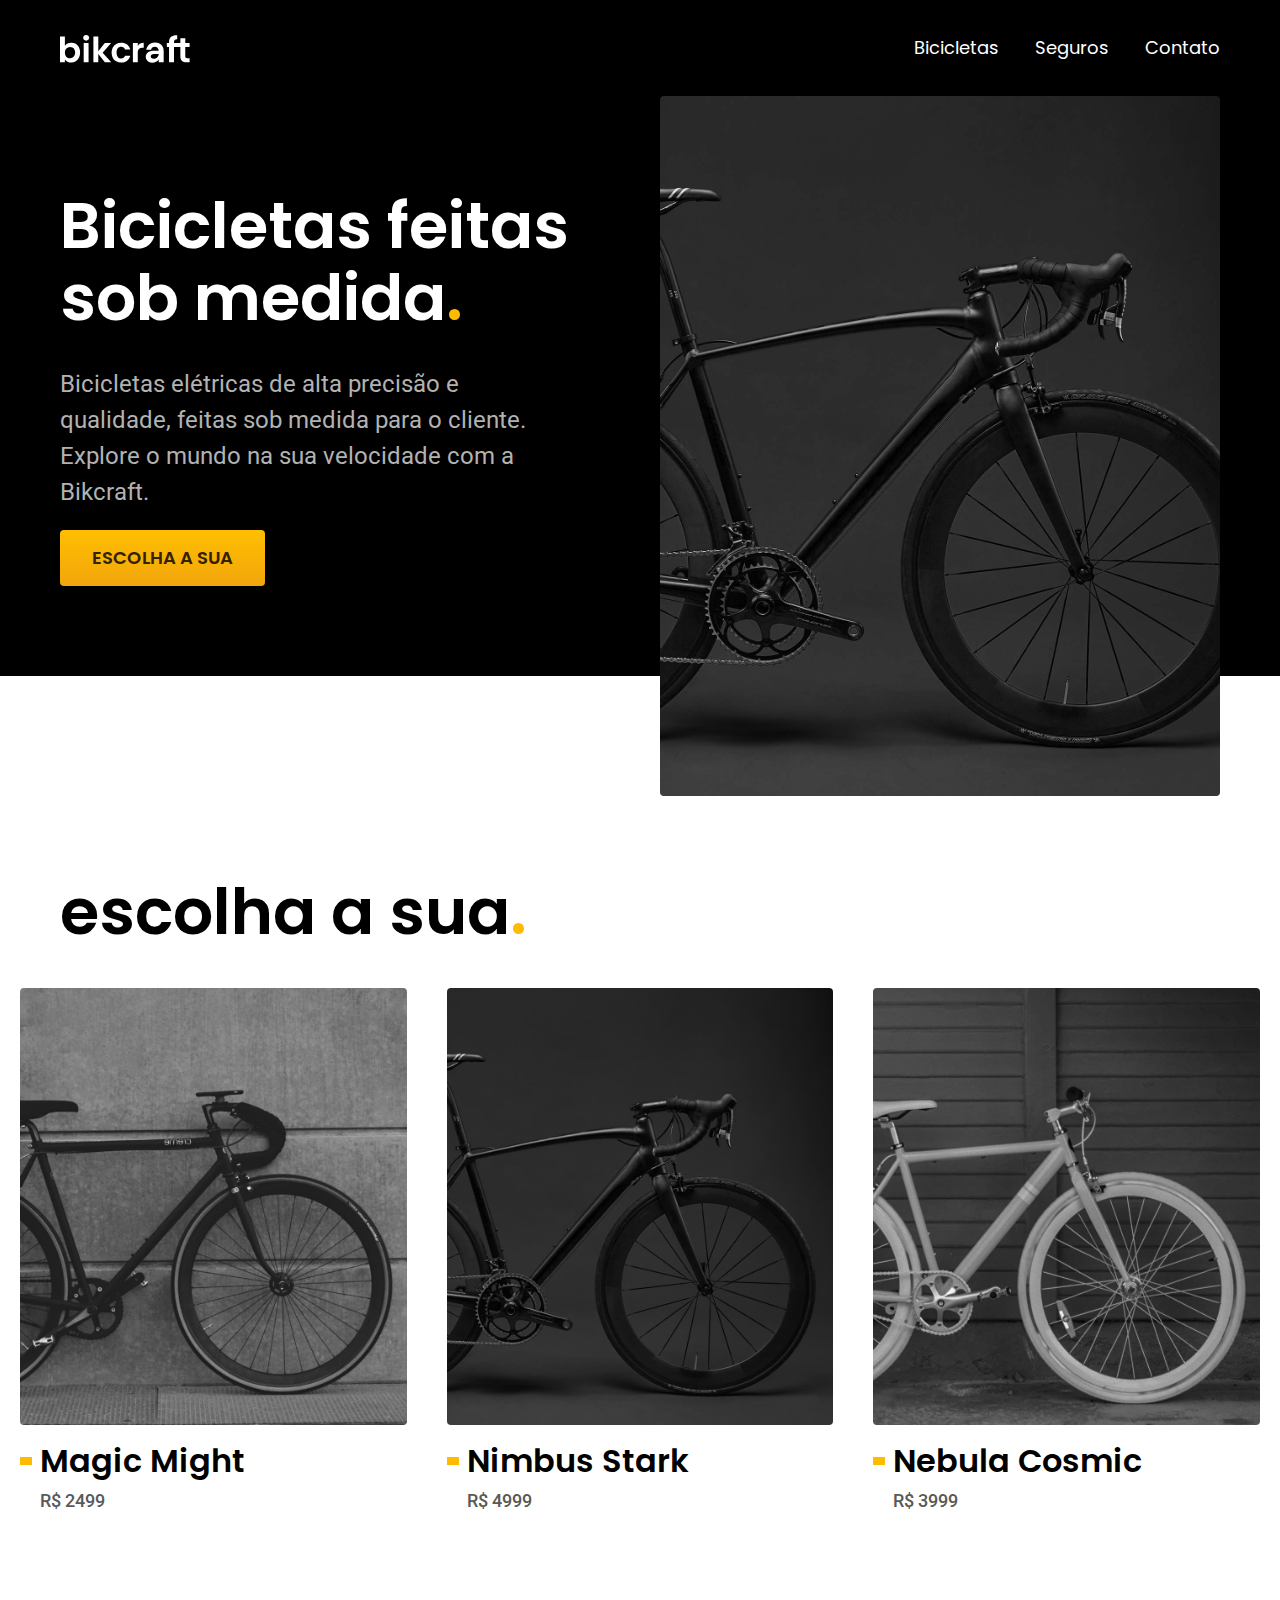
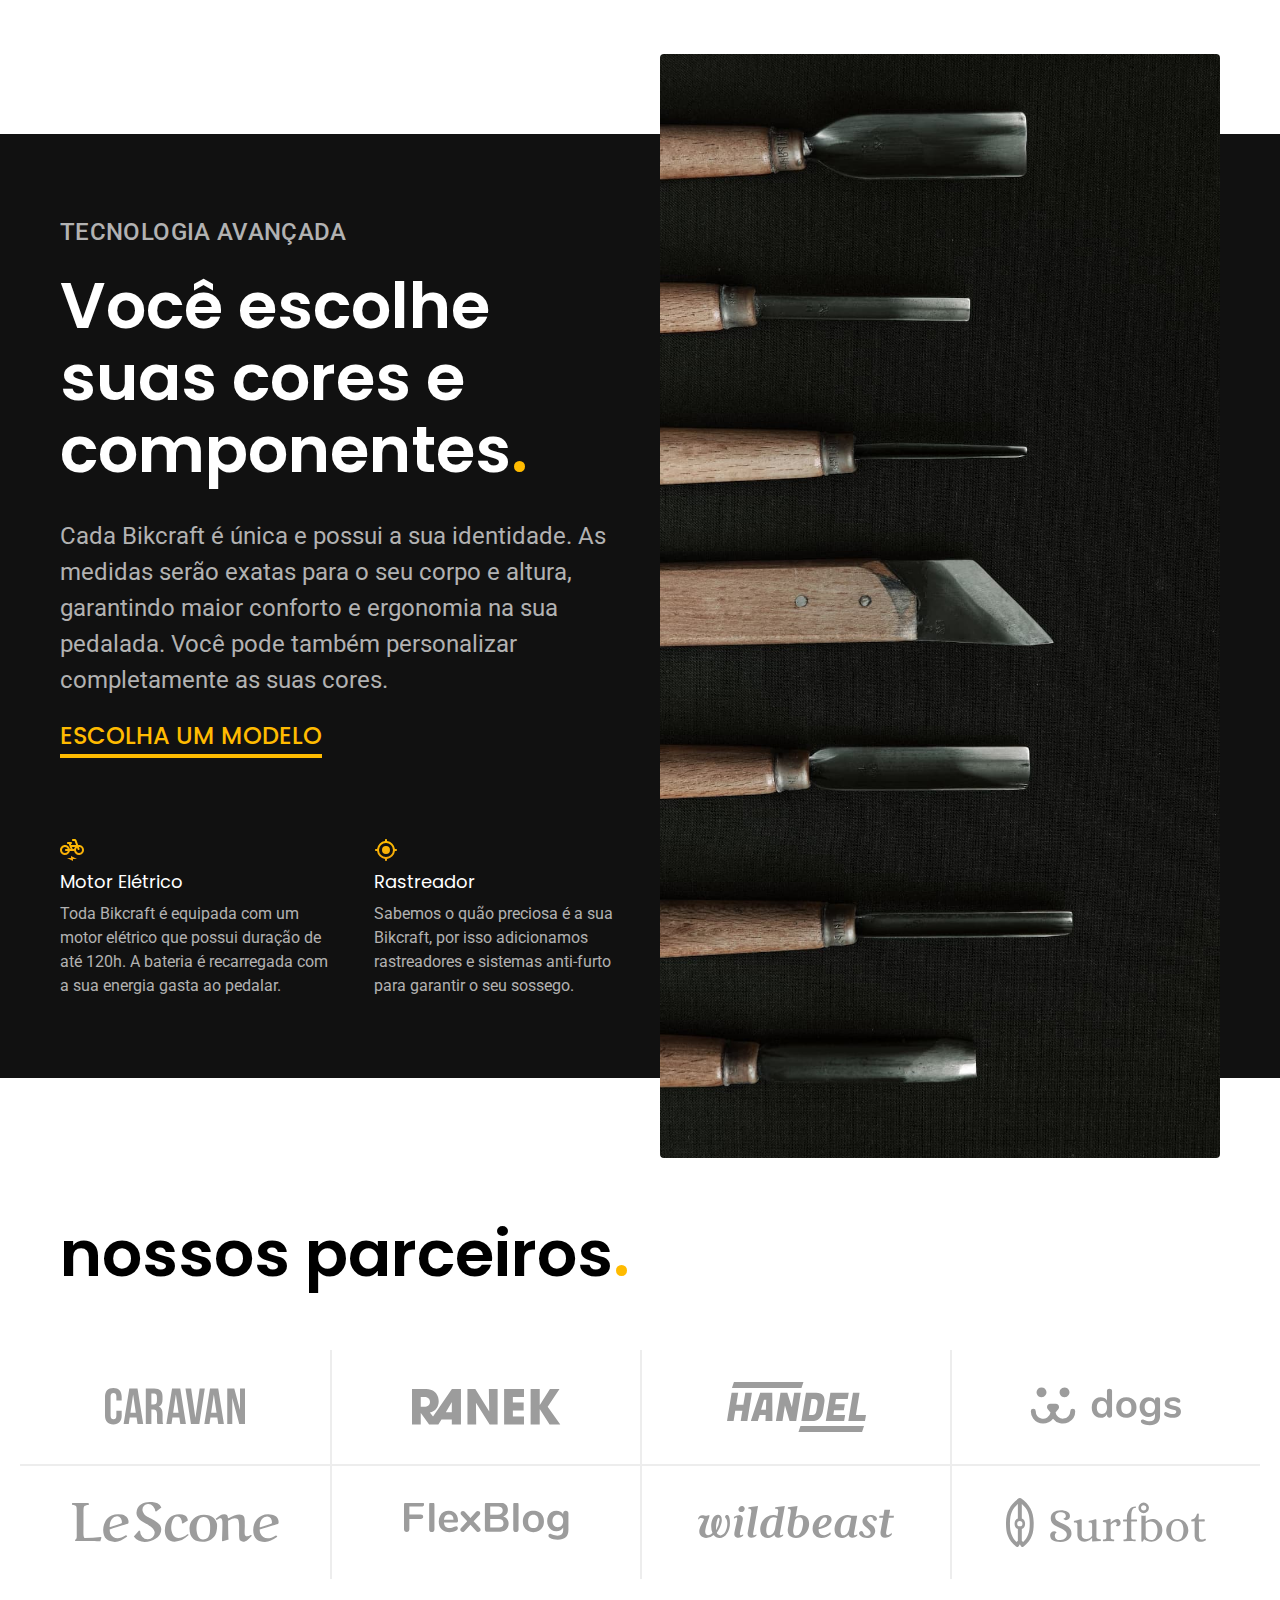
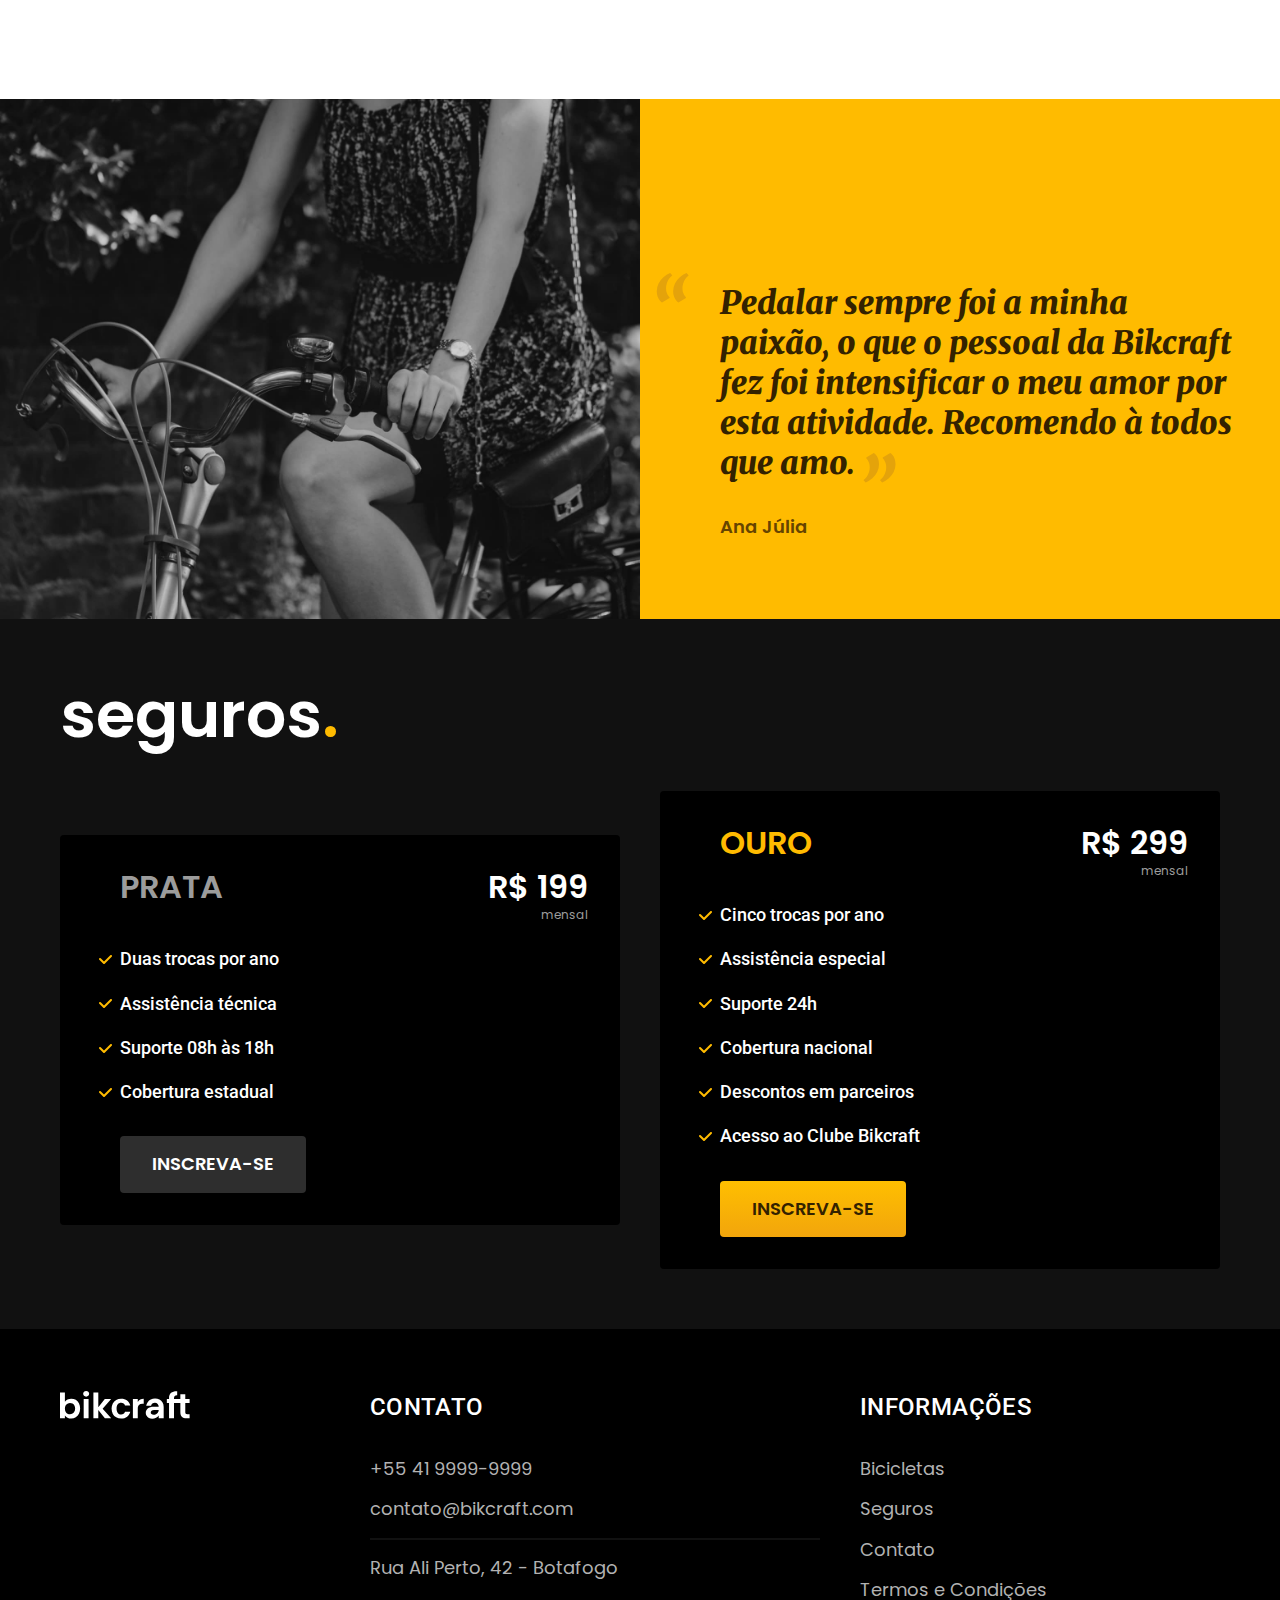
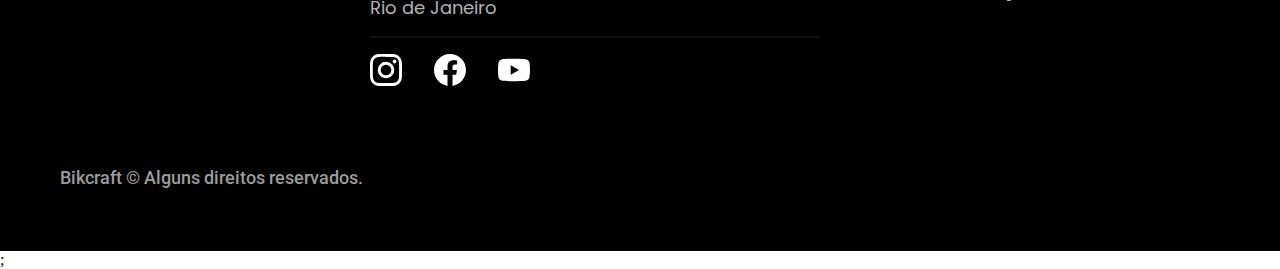
<file: index.html>
<!DOCTYPE html>
<html lang="pt-br">

<head>
    <meta charset="UTF-8">
    <meta http-equiv="X-UA-Compatible" content="IE=edge">
    <meta name="viewport" content="width=device-width, initial-scale=1.0">
    <meta name="description" content="Termos e condições."">
    <link rel=" preload" href="/css/style.min.css" as="style">
    <link rel="stylesheet" href="/css/style.min.css">

    <link rel="preconnect" href="https://fonts.googleapis.com">
    <link rel="preconnect" href="https://fonts.gstatic.com" crossorigin>
    <link href="https://fonts.googleapis.com/css2?family=Merriweather:wght@900&family=Poppins:wght@400;600&family=Roboto:wght@400;500;700&display=swap" rel="stylesheet">
    <link rel="icon" href="/resources/img/icones/favicon.svg" type="image/svg+xml">

    <script>
        document.documentElement.classList.add("js");
    </script>

    <title>Bikcraft</title>
</head>

<body>
    <header class="header-bg">
        <div class="container header">
            <a href="../index.html">
                <img src="../resources/img/bikcraft.svg" alt="Bikcraft" width="132" height="32">
            </a>
            <nav aria-label="Navegação">
                <ul class="header-menu font-1-m cor-0">
                    <li> <a href="../bikes/bicicletas.html">Bicicletas</a></li>
                    <li> <a href="../seguros/seguros.html">Seguros</a></li>
                    <li> <a href="../contato/contato.html">Contato</a></li>
                </ul>
            </nav>
        </div>
    </header>

    <main class="introducao-bg">
        <div class="container introducao">
            <div class="introducao-conteudo">
                <h1 class="font-1-xxl cor-0 fadeInDown" data-anime="200">Bicicletas feitas sob medida<span class="cor-p1">.</span></h1>
                <p class="font-2-l cor-5 fadeInDown" data-anime="400">Bicicletas elétricas de alta precisão e qualidade, feitas sob medida para o cliente. Explore o mundo na sua velocidade com a Bikcraft.</p>
                <a href="../bikes/bicicletas.html" class="button-padrao fadeInDown" data-anime="600">Escolha a sua</a>
            </div>
            <picture>
                <source media="(max-width:800px)" srcset="./resources/img/bicicletas/nimbus.jpg">
                <img src="../resources/img/fotos/introducao.jpg" alt="Bicicleta elétrica preta" data-anime="800" class="fadeInUp">
            </picture>
        </div>
    </main>

    <article class="container-vazado bike-list">
        <h2 class="container font-1-xxl">escolha a sua<span class="cor-p1">.</span></h2>

        <ul>
            <li>
                <a href="../bikes/magic.html">
                    <img src="../resources/img/bicicletas/magic-home.jpg" alt="Magic Might">
                    <h3 class="font-1-xl"> Magic Might</h3>
                    <span class="font-2-m cor-8"> R$ 2499</span>
                </a>
            </li>

            <li>
                <a href="../bikes/nimbus.html">
                    <img src="../resources/img/bicicletas/nimbus-home.jpg" alt="Nimbus Stark">
                    <h3 class="font-1-xl"> Nimbus Stark</h3>
                    <span class="font-2-m cor-8"> R$ 4999</span>
                </a>
            </li>

            <li>
                <a href="../bikes/nebula.html">
                    <img src="../resources/img/bicicletas/nebula-home.jpg" alt="Nebula Cosmic">
                    <h3 class="font-1-xl"> Nebula Cosmic</h3>
                    <span class="font-2-m cor-8"> R$ 3999</span>
                </a>
            </li>
        </ul>
    </article>

    <article class="tecnologia-bg">
        <div class="container tecnologia">
            <div class="tecnologia-conteudo">
                <span class="font-2-l-b cor-5">Tecnologia Avançada</span>
                <h2 class="font-1-xxl cor-0">Você escolhe suas cores e componentes<span class="cor-p1">.</span></h2>
                <p class="font-2-l cor-5">Cada Bikcraft é única e possui a sua identidade. As medidas serão exatas para o seu corpo e altura, garantindo maior conforto e ergonomia na sua pedalada. Você pode também personalizar completamente as suas cores.</p>
                <a href="../bikes/bicicletas.html" class="button-terc">Escolha um modelo</a>

                <div class="tecnologia-vantagens">
                    <div>
                        <img src="../resources/img/icones/eletrica.svg" alt="">
                        <h3 class="font-1-m cor-0">Motor Elétrico</h3>
                        <p class="font-2-s cor-5">Toda Bikcraft é equipada com um motor elétrico que possui duração de até 120h. A bateria é recarregada com a sua energia gasta ao pedalar.</p>
                    </div>

                    <div>
                        <img src="../resources/img/icones/rastreador.svg" alt="">
                        <h3 class="font-1-m cor-0">Rastreador</h3>
                        <p class="font-2-s cor-5">Sabemos o quão preciosa é a sua Bikcraft, por isso adicionamos rastreadores e sistemas anti-furto para garantir o seu sossego.</p>
                    </div>
                </div>

            </div>
            <div class="tecnologia-imagem">
                <img src="../resources/img/fotos/tecnologia.jpg" alt="Ferramentas">
            </div>
        </div>
    </article>

    <section class="container-vazado parceiros" aria-label="Nossos Parceiros">
        <h2 class="container font-1-xxl">nossos parceiros<span class="cor-p1">.</span></h2>

        <ul>
            <li> <img src="../resources/img/parceiros/caravan.svg" alt="caravan"></li>
            <li> <img src="../resources/img/parceiros/ranek.svg" alt="ranek.svg"></li>
            <li> <img src="../resources/img/parceiros/handel.svg" alt="handel.svg"></li>
            <li> <img src="../resources/img/parceiros/dogs.svg" alt="dogs.svg"></li>
            <li> <img src="../resources/img/parceiros/lescone.svg" alt="lescone.svg"></li>
            <li> <img src="../resources/img/parceiros/flexblog.svg" alt="flexblog.svg"></li>
            <li> <img src="../resources/img/parceiros/wildbeast.svg" alt="wildbeast.svg"></li>
            <li> <img src="../resources/img/parceiros/surfbot.svg" alt="surfbot.svg"></li>
        </ul>
    </section>

    <section class="depoimento" aria-label="Depoimento">
        <div>
            <img src="../resources/img/fotos/depoimento.jpg" alt="Pessoa pedalando uma bicicleta Bikcraft">
        </div>

        <div class="depoimento-conteudo">
            <blockquote class="font-1-xl cor-p5">
                <p>Pedalar sempre foi a minha paixão, o que o pessoal da Bikcraft fez foi intensificar o meu amor por esta atividade. Recomendo à todos que amo.</p>
            </blockquote>
            <span class="font-1-m-b cor-p4">Ana Júlia</span>
        </div>
    </section>

    <article class="seguros-bg">
        <div class="container seguros">
            <h2 class="font-1-xxl cor-0">seguros<span class="cor-p1">.</span></h2>
            <div class="seguros-item">
                <h3 class="font-1-xl cor-6">PRATA</h3>
                <span class="font-1-xl cor-0">R$ 199 <span class="font-1-xs cor-6">mensal</span></span>

                <ul class="font-2-m cor-0">
                    <li>Duas trocas por ano</li>
                    <li>Assistência técnica</li>
                    <li>Suporte 08h às 18h</li>
                    <li>Cobertura estadual</li>
                </ul>
                <a href="../orcamento.html?tipo=seguro&produto=prata" class="button-sec">Inscreva-se</a>
            </div>

            <div class="seguros-item">
                <h3 class="font-1-xl cor-p1">OURO</h3>
                <span class="font-1-xl cor-0">R$ 299 <span class="font-1-xs cor-6">mensal</span></span>

                <ul class="font-2-m cor-0">
                    <li>Cinco trocas por ano</li>
                    <li>Assistência especial</li>
                    <li>Suporte 24h</li>
                    <li>Cobertura nacional</li>
                    <li>Descontos em parceiros</li>
                    <li>Acesso ao Clube Bikcraft</li>
                </ul>
                <a href="../orcamento.html?tipo=seguro&produto=ouro" class="button-padrao">Inscreva-se</a>
            </div>
        </div>
    </article>

    <footer class="footer-bg">
        <div class="container footer">
            <img src="../resources/img/bikcraft.svg" alt="Bikcraft" width="132" height="32">
            <div class="footer-contato">
                <h3 class="font-2-l-b cor-0">Contato</h3>
                <ul class="font-1-m cor-5">
                    <li> <a href="tel:+552199999999">+55 41 9999-9999</a> </li>
                    <li> <a href="mailto:contato@bikcraft.com">contato@bikcraft.com</a></li>
                    <li>Rua Ali Perto, 42 - Botafogo</li>
                    <li>Rio de Janeiro</li>
                </ul>

                <div class="footer-redes">
                    <a href="">
                        <img src="../resources/img/redes/instagram.svg" alt="Instagram">
                    </a>
                    <a href="">
                        <img src="../resources/img/redes/facebook.svg" alt="facebook.svg">
                    </a>
                    <a href="">
                        <img src="../resources/img/redes/youtube.svg" alt="youtube.svg">
                    </a>
                </div>
            </div>
            <div class="footer-informacoes">
                <h3 class="font-2-l-b cor-0">Informações</h3>
                <nav>
                    <ul class="font-1-m cor-5">
                        <li> <a href="../bikes/bicicletas.html">Bicicletas</a></li>
                        <li> <a href="../seguros/seguros.html">Seguros</a></li>
                        <li> <a href="../contato/contato.html">Contato</a></li>
                        <li> <a href="../termos/termos.html">Termos e Condições</a></li>
                    </ul>
                </nav>
            </div>
            <p class="footer-copy font-2-m cor-6">Bikcraft © Alguns direitos reservados.</p>
        </div>
    </footer>
    <script src="./js/plugins/simple-anime.js"></script>;
    <script src="/js/script.js"></script>
</body>

</html>
</file>
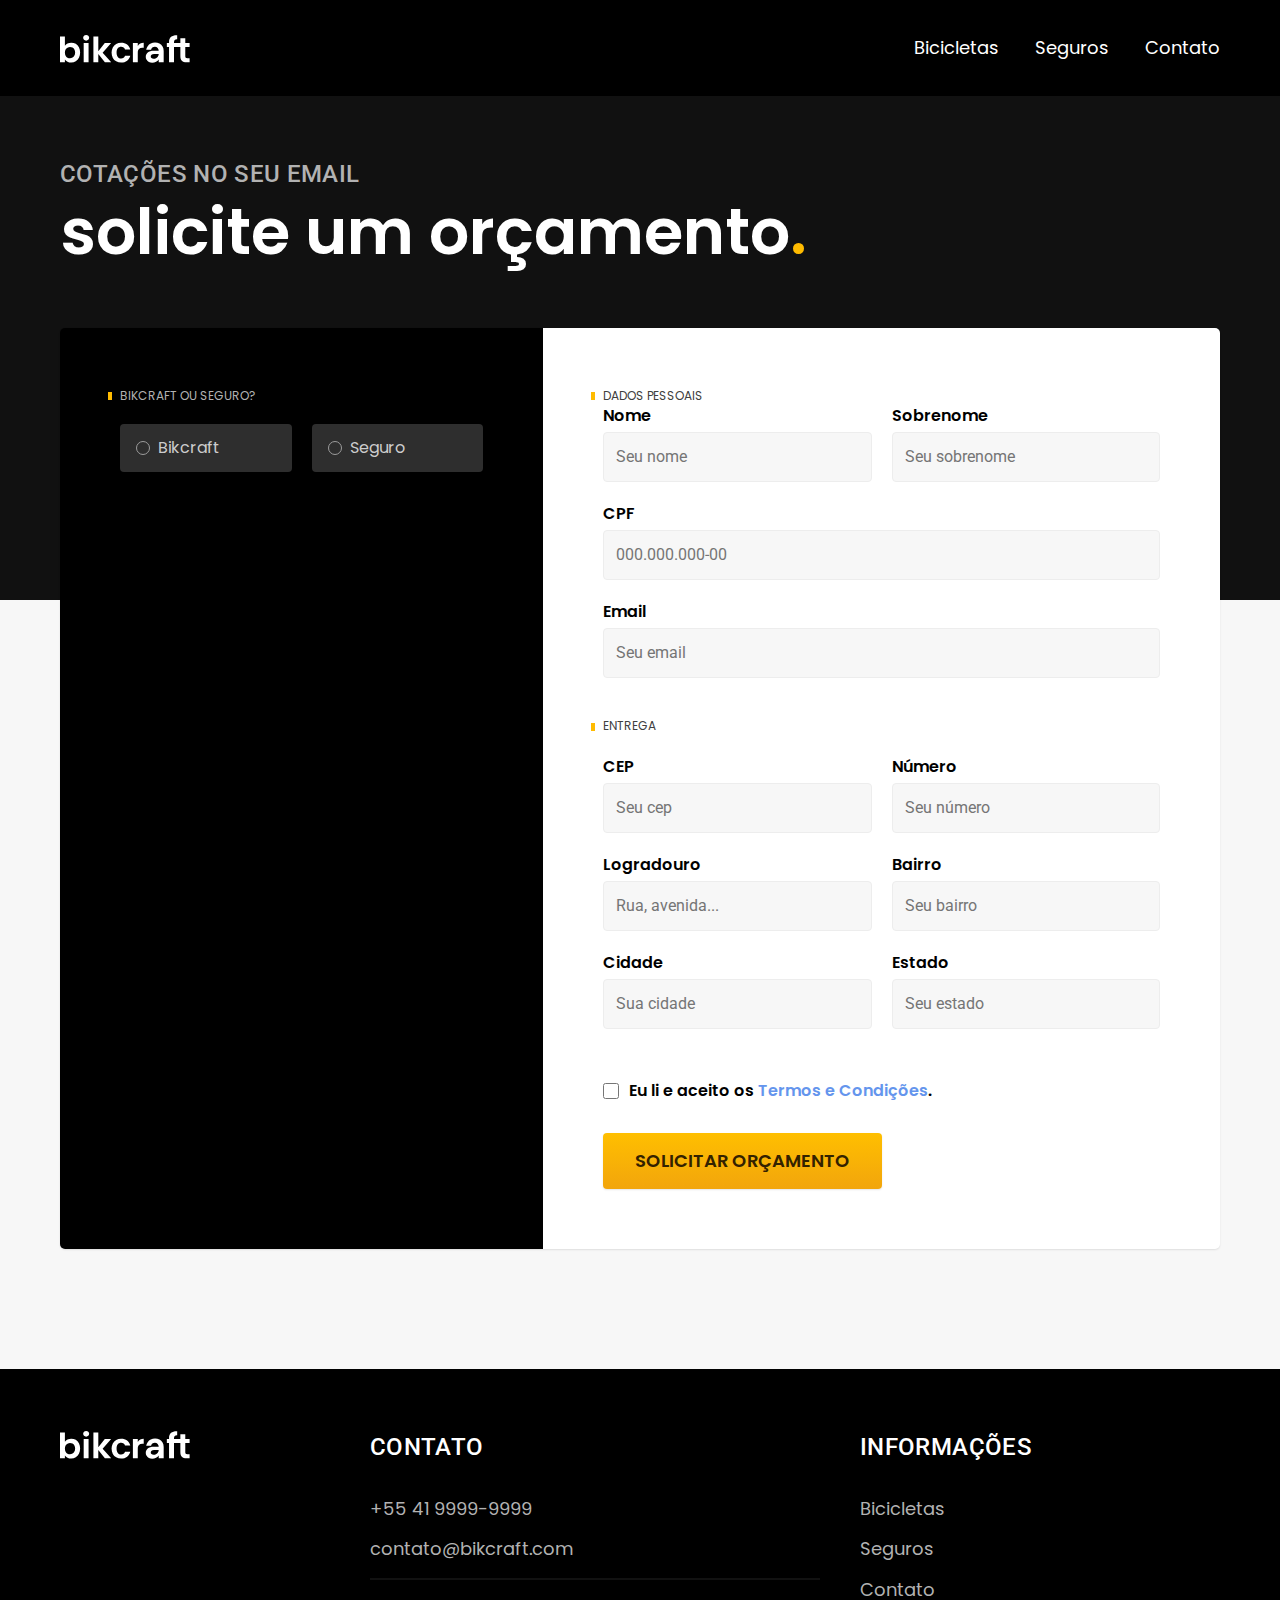
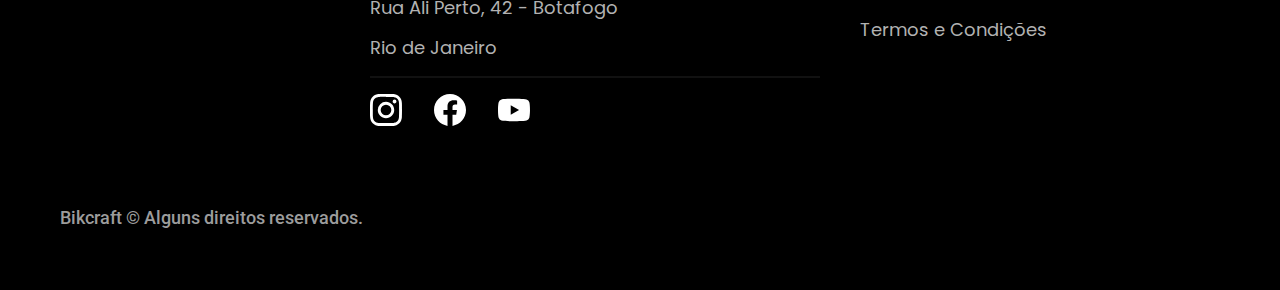
<file: orcamento.html>
<!DOCTYPE html>
<html lang="pt-br">

<head>
    <meta charset="UTF-8">
    <meta http-equiv="X-UA-Compatible" content="IE=edge">
    <meta name="viewport" content="width=device-width, initial-scale=1.0">
    <meta name="description" content="Bicicletas elétricas de alta precisão e qualidade,  feitas sob medida para o cliente. Explore o mundo na sua velocidade com a Bikcraft.">

    <link rel=" preload" href="/css/style.min.css" as="style">
    <link rel="stylesheet" href="/css/style.min.css">

    <link rel="preconnect" href="https://fonts.googleapis.com">
    <link rel="preconnect" href="https://fonts.gstatic.com" crossorigin>
    <link href="https://fonts.googleapis.com/css2?family=Merriweather:wght@900&family=Poppins:wght@400;600&family=Roboto:wght@400;500;700&display=swap" rel="stylesheet">
    <link rel="icon" href="/resources/img/icones/favicon.svg" type="image/svg+xml">

    <title>Orçamento | Bikcraft</title>
</head>

<body id="orcamento">
    <header class="header-bg">
        <div class="container header">
            <a href="../index.html">
                <img src="../resources/img/bikcraft.svg" alt="Bikcraft" width="132" height="32">
            </a>
            <nav aria-label="Navegação">
                <ul class="header-menu font-1-m cor-0">
                    <li> <a href="../bikes/bicicletas.html">Bicicletas</a></li>
                    <li> <a href="../seguros/seguros.html">Seguros</a></li>
                    <li> <a href="../contato/contato.html">Contato</a></li>
                </ul>
            </nav>
        </div>
    </header>

    <main>
        <div class="titulo-bg">
            <div class="container titulo">
                <p class="font-2-l-b cor-5">cotações no seu email</p>
                <h1 class="font-1-xxl cor-0">solicite um orçamento<span class="cor-p1">.</span></h1>
            </div>
        </div>

        <form class="container orcamento" action="">
            <div class="orcamento-produto cor-11">
                <h2 class="font-1-xs cor-5">Bikcraft ou Seguro?</h2>

                <input type="radio" name="tipo" value="bikcraft" id="bikcraft">
                <label for="bikcraft">Bikcraft</label>

                <input type="radio" name="tipo" value="seguro" id="seguro">
                <label for="seguro">Seguro</label>

                <div class="orcamento-conteudo" id="orcamento-bikcraft">
                    <h2 class="font-1-xs cor-5">Escolha a sua</h2>

                    <input type="radio" name="produto" value="nimbus" id="nimbus">
                    <label for="nimbus">Nimbus Stark <span>R$ 4999</span></label>
                    <div class="orcamento-detalhes">
                        <ul class="font-1-xs cor-8">
                            <li><img src="../resources/img/icones/eletrica.svg" alt="">Motor Elétrico</li>
                            <li><img src="../resources/img/icones/carbono.svg" alt="">Fibra de Carbono</li>
                            <li><img src="../resources/img/icones/velocidade.svg" alt="">50 km/h</li>
                            <li> <img src="../resources/img/icones/rastreador.svg" alt="">Rastreador</li>
                        </ul>
                        <img src="/resources/img/bicicletas/nimbus.jpg" alt="Bicicleta Nimbus Stark">
                    </div>

                    <input type="radio" name="produto" value="magic" id="magic">
                    <label for="magic">Magic Might <span>R$ 2499</span></label>
                    <div class="orcamento-detalhes">
                        <ul class="font-1-xs cor-8">
                            <li><img src="../resources/img/icones/eletrica.svg" alt="">Motor Elétrico</li>
                            <li><img src="../resources/img/icones/carbono.svg" alt="">Fibra de Carbono</li>
                            <li><img src="../resources/img/icones/velocidade.svg" alt="">40 km/h</li>
                            <li> <img src="../resources/img/icones/rastreador.svg" alt="">Rastreador</li>
                        </ul>
                        <img src="/resources/img/bicicletas/magic.jpg" alt="Bicicleta Magic Might">
                    </div>

                    <input type="radio" name="produto" value="nebula" id="nebula">
                    <label for="nebula">Nebula Cosmic <span>R$ 3999</span></label>
                    <div class="orcamento-detalhes">
                        <ul class="font-1-xs cor-8">
                            <li><img src="../resources/img/icones/eletrica.svg" alt="">Motor Elétrico</li>
                            <li><img src="../resources/img/icones/carbono.svg" alt="">Fibra de Carbono</li>
                            <li><img src="../resources/img/icones/velocidade.svg" alt="">45 km/h</li>
                            <li> <img src="../resources/img/icones/rastreador.svg" alt="">Rastreador</li>
                        </ul>
                        <img src="/resources/img/bicicletas/nebula.jpg" alt="Bicicleta Nebula Cosmic">
                    </div>
                </div>

                <div class="orcamento-conteudo" id="orcamento-seguro">
                    <h2 class="font-1-xs cor-5">Escolha o plano</h2>

                    <input type="radio" name="produto" value="prata" id="prata">
                    <label for="prata">Prata <span>R$ 199</span></label>

                    <input type="radio" name="produto" value="ouro" id="ouro">
                    <label for="ouro">Ouro <span>R$ 299</span></label>
                </div>
            </div>

            <div class="orcamento-dados">
                <h2 class="font-1-xs cor-9 col-2">dados pessoais</h2>
                <div class="form">
                    <div>
                        <label for="nome">Nome</label>
                        <input type="text" id="nome" name="nome" placeholder="Seu nome" required>
                    </div>
                    <div>
                        <label for="sobrenome">Sobrenome</label>
                        <input type="text" id="sobrenome" name="sobrenome" placeholder="Seu sobrenome" required>
                    </div>
                    <div class="col-2">
                        <label for="cpf">CPF</label>
                        <input type="text" id="cpf" name="cpf" placeholder="000.000.000-00" required>
                    </div>
                    <div class="col-2">
                        <label for="email">Email</label>
                        <input type="email" id="email" name="email" placeholder="Seu email" required>
                    </div>

                    <h2 class="font-1-xs cor-9 col-2 margin">entrega</h2>
                    <div>
                        <label for="cep">CEP</label>
                        <input type="text" id="cep" name="cep" placeholder="Seu cep" required>
                    </div>
                    <div>
                        <label for="numero">Número</label>
                        <input type="text" id="numero" name="numero" placeholder="Seu número" required>
                    </div>
                    <div>
                        <label for="logradouro">Logradouro</label>
                        <input type="text" id="logradouro" name="logradouro" placeholder="Rua, avenida..." required>
                    </div>
                    <div>
                        <label for="bairro">Bairro </label>
                        <input type="text" id="bairro" name="bairro" placeholder="Seu bairro" required>
                    </div>
                    <div>
                        <label for="cidade">Cidade</label>
                        <input type="text" id="cidade" name="cidade" placeholder="Sua cidade" required>
                    </div>
                    <div>
                        <label for="estado">Estado</label>
                        <input type="text" id="estado" name="estado" placeholder="Seu estado" required>
                    </div>
                    <div class="checkbox col-2">
                        <input type="checkbox" id="termos" name="termos" value="true" required>
                        <label for="termos" id="termos-texto">Eu li e aceito os <a href="../termos/termos.html">Termos e Condições</a>.</label>
                    </div>
                    <button class="button-padrao">Solicitar orçamento</button>
                </div>
            </div>
        </form>
    </main>

    <footer class="footer-bg">
        <div class="container footer">
            <img src="../resources/img/bikcraft.svg" alt="Bikcraft" width="132" height="32">
            <div class="footer-contato">
                <h3 class="font-2-l-b cor-0">Contato</h3>
                <ul class="font-1-m cor-5">
                    <li> <a href="tel:+552199999999">+55 41 9999-9999</a> </li>
                    <li> <a href="mailto:contato@bikcraft.com">contato@bikcraft.com</a> </li>
                    <li>Rua Ali Perto, 42 - Botafogo</li>
                    <li>Rio de Janeiro</li>
                </ul>

                <div class="footer-redes">
                    <a href="">
                        <img src="../resources/img/redes/instagram.svg" alt="Instagram">
                    </a>
                    <a href="">
                        <img src="../resources/img/redes/facebook.svg" alt="facebook.svg">
                    </a>
                    <a href="">
                        <img src="../resources/img/redes/youtube.svg" alt="youtube.svg">
                    </a>
                </div>
            </div>
            <div class="footer-informacoes">
                <h3 class="font-2-l-b cor-0">Informações</h3>
                <nav>
                    <ul class="font-1-m cor-5">
                        <li> <a href="../bikes/bicicletas.html">Bicicletas</a></li>
                        <li> <a href="../seguros/seguros.html">Seguros</a></li>
                        <li> <a href="../contato/contato.html">Contato</a></li>
                        <li> <a href="../termos/termos.html">Termos e Condições</a></li>
                    </ul>
                </nav>
            </div>
            <p class="footer-copy font-2-m cor-6">Bikcraft © Alguns direitos reservados.</p>
        </div>
    </footer>
    <script src="/js/script.js"></script>
</body>

</html>
</file>
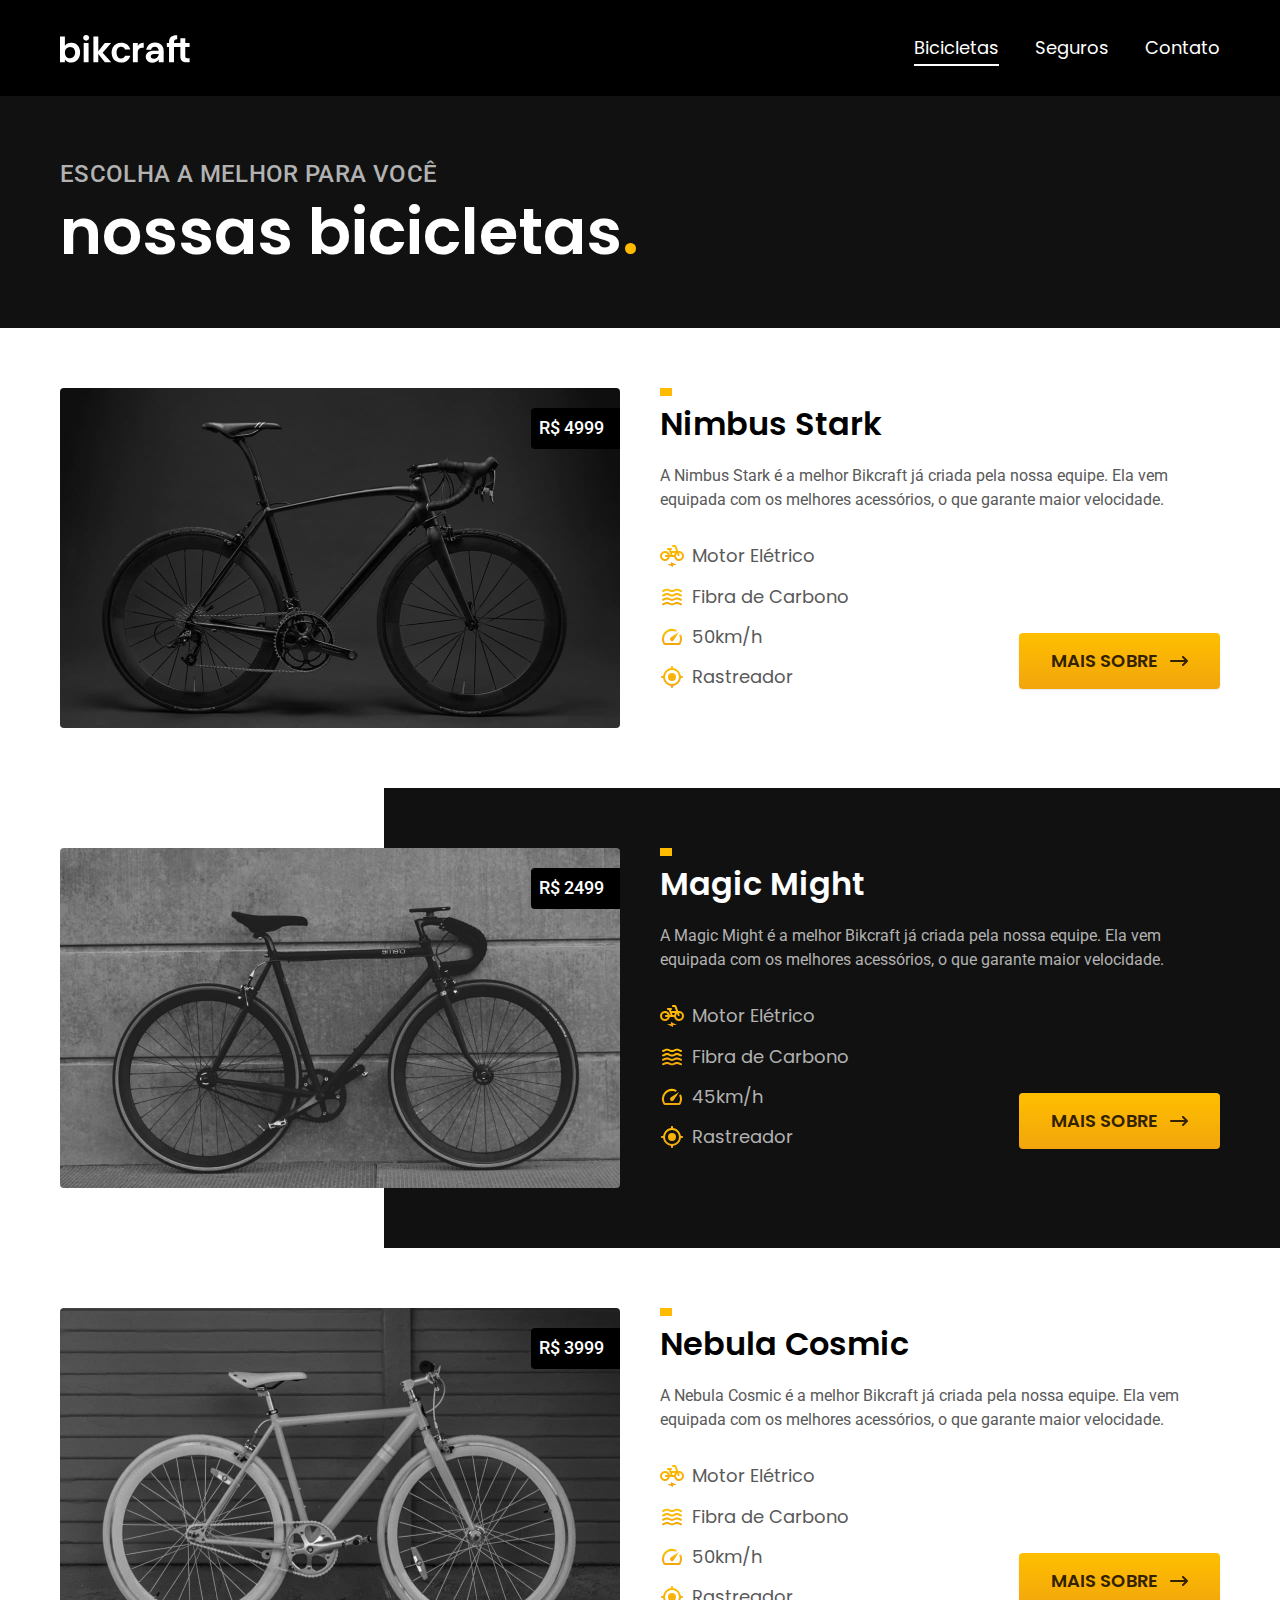
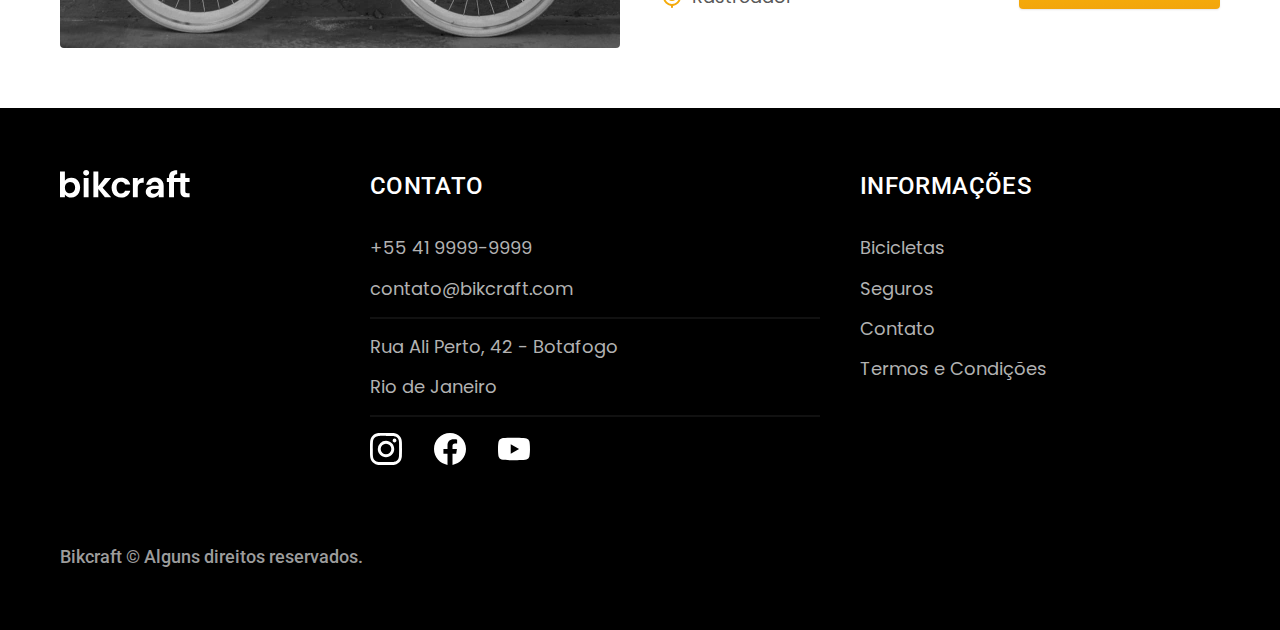
<file: bikes/bicicletas.html>
<!DOCTYPE html>
<html lang="pt-br">

<head>
    <meta charset="UTF-8">
    <meta http-equiv="X-UA-Compatible" content="IE=edge">
    <meta name="viewport" content="width=device-width, initial-scale=1.0">
    <meta name="description" content="Bicicletas elétricas de alta precisão e qualidade,  feitas sob medida para o cliente. Explore o mundo na sua velocidade com a Bikcraft.">

    <link rel=" preload" href="/css/style.min.css" as="style">
    <link rel="stylesheet" href="/css/style.min.css">

    <link rel="preconnect" href="https://fonts.googleapis.com">
    <link rel="preconnect" href="https://fonts.gstatic.com" crossorigin>
    <link href="https://fonts.googleapis.com/css2?family=Merriweather:wght@900&family=Poppins:wght@400;600&family=Roboto:wght@400;500;700&display=swap" rel="stylesheet">
    <link rel="icon" href="/resources/img/icones/favicon.svg" type="image/svg+xml">

    <title>Bicicletas | Bikcraft</title>
</head>

<body id="bicicletas">
    <header class="header-bg">
        <div class="container header">
            <a href="../index.html">
                <img src="../resources/img/bikcraft.svg" alt="Bikcraft" width="132" height="32">
            </a>
            <nav aria-label="Navegação">
                <ul class="header-menu font-1-m cor-0">
                    <li> <a href="../bikes/bicicletas.html">Bicicletas</a></li>
                    <li> <a href="../seguros/seguros.html">Seguros</a></li>
                    <li> <a href="../contato/contato.html">Contato</a></li>
                </ul>
            </nav>
        </div>
    </header>

    <main>
        <div class="titulo-bg">
            <div class="container titulo">
                <p class="font-2-l-b cor-5">Escolha a melhor para você</p>
                <h1 class="font-1-xxl cor-0">nossas bicicletas<span class="cor-p1">.</span></h1>
            </div>
        </div>


        <div class="container bicicletas">
            <div class="bicicletas-imagem">
                <img src="../resources/img/bicicletas/nimbus.jpg" alt="Nimbus Stark">
                <span class="font-2-m cor-0">R$ 4999</span>
            </div>
            <div class="bicicletas-conteudo">
                <h2 class="font-1-xl">Nimbus Stark</h2>
                <p class="font-2-s cor-8">A Nimbus Stark é a melhor Bikcraft já criada pela nossa equipe. Ela vem equipada com os melhores acessórios, o que garante maior velocidade.</p>

                <ul class="font-1-m cor-8">
                    <li>
                        <img src="../resources/img/icones/eletrica.svg" alt=""> Motor Elétrico
                    </li>
                    <li>
                        <img src="../resources/img/icones/carbono.svg" alt=""> Fibra de Carbono
                    </li>
                    <li>
                        <img src="../resources/img/icones/velocidade.svg" alt=""> 50km/h
                    </li>
                    <li>
                        <img src="../resources/img/icones/rastreador.svg" alt=""> Rastreador
                    </li>
                </ul>
                <a href="../bikes/nimbus.html" class="button-padrao seta">MAIS SOBRE</a>
            </div>
        </div>

        <div class="bicicletas-bg">
            <div class="container bicicletas">
                <div class="bicicletas-imagem">
                    <img src="../resources/img/bicicletas/magic.jpg" alt="Magic Might">
                    <span class="font-2-m cor-0">R$ 2499</span>
                </div>
                <div class="bicicletas-conteudo">
                    <h2 class="font-1-xl cor-0">Magic Might</h2>
                    <p class="font-2-s cor-5">A Magic Might é a melhor Bikcraft já criada pela nossa equipe. Ela vem equipada com os melhores acessórios, o que garante maior velocidade.</p>

                    <ul class="font-1-m cor-5">
                        <li>
                            <img src="../resources/img/icones/eletrica.svg" alt=""> Motor Elétrico
                        </li>
                        <li>
                            <img src="../resources/img/icones/carbono.svg" alt=""> Fibra de Carbono
                        </li>
                        <li>
                            <img src="../resources/img/icones/velocidade.svg" alt=""> 45km/h
                        </li>
                        <li>
                            <img src="../resources/img/icones/rastreador.svg" alt=""> Rastreador
                        </li>
                    </ul>
                    <a href="../bikes/magic.html" class="button-padrao seta">MAIS SOBRE</a>
                </div>
            </div>
        </div>

        <div class="container bicicletas">
            <div class="bicicletas-imagem">
                <img src="../resources/img/bicicletas/nebula.jpg" alt="Nebla Cosmic">
                <span class="font-2-m cor-0">R$ 3999</span>
            </div>
            <div class="bicicletas-conteudo">
                <h2 class="font-1-xl">Nebula Cosmic</h2>
                <p class="font-2-s cor-8">A Nebula Cosmic é a melhor Bikcraft já criada pela nossa equipe. Ela vem equipada com os melhores acessórios, o que garante maior velocidade.</p>

                <ul class="font-1-m cor-8">
                    <li>
                        <img src="../resources/img/icones/eletrica.svg" alt=""> Motor Elétrico
                    </li>
                    <li>
                        <img src="../resources/img/icones/carbono.svg" alt=""> Fibra de Carbono
                    </li>
                    <li>
                        <img src="../resources/img/icones/velocidade.svg" alt=""> 50km/h
                    </li>
                    <li>
                        <img src="../resources/img/icones/rastreador.svg" alt=""> Rastreador
                    </li>
                </ul>
                <a href="../bikes/nebula.html" class="button-padrao seta">MAIS SOBRE</a>
            </div>
        </div>
    </main>

    <footer class="footer-bg">
        <div class="container footer">
            <img src="../resources/img/bikcraft.svg" alt="Bikcraft" width="132" height="32">
            <div class="footer-contato">
                <h3 class="font-2-l-b cor-0">Contato</h3>
                <ul class="font-1-m cor-5">
                    <li> <a href="tel:+552199999999">+55 41 9999-9999</a> </li>
                    <li> <a href="mailto:contato@bikcraft.com">contato@bikcraft.com</a> </li>
                    <li>Rua Ali Perto, 42 - Botafogo</li>
                    <li>Rio de Janeiro</li>
                </ul>

                <div class="footer-redes">
                    <a href="">
                        <img src="../resources/img/redes/instagram.svg" alt="Instagram">
                    </a>
                    <a href="">
                        <img src="../resources/img/redes/facebook.svg" alt="facebook.svg">
                    </a>
                    <a href="">
                        <img src="../resources/img/redes/youtube.svg" alt="youtube.svg">
                    </a>
                </div>
            </div>
            <div class="footer-informacoes">
                <h3 class="font-2-l-b cor-0">Informações</h3>
                <nav>
                    <ul class="font-1-m cor-5">
                        <li> <a href="../bikes/bicicletas.html">Bicicletas</a></li>
                        <li> <a href="../seguros/seguros.html">Seguros</a></li>
                        <li> <a href="../contato/contato.html">Contato</a></li>
                        <li> <a href="../termos/termos.html">Termos e Condições</a></li>
                    </ul>
                </nav>
            </div>
            <p class="footer-copy font-2-m cor-6">Bikcraft © Alguns direitos reservados.</p>
        </div>
    </footer>
    <script src="../js/script.js"></script>
</body>

</html>
</file>
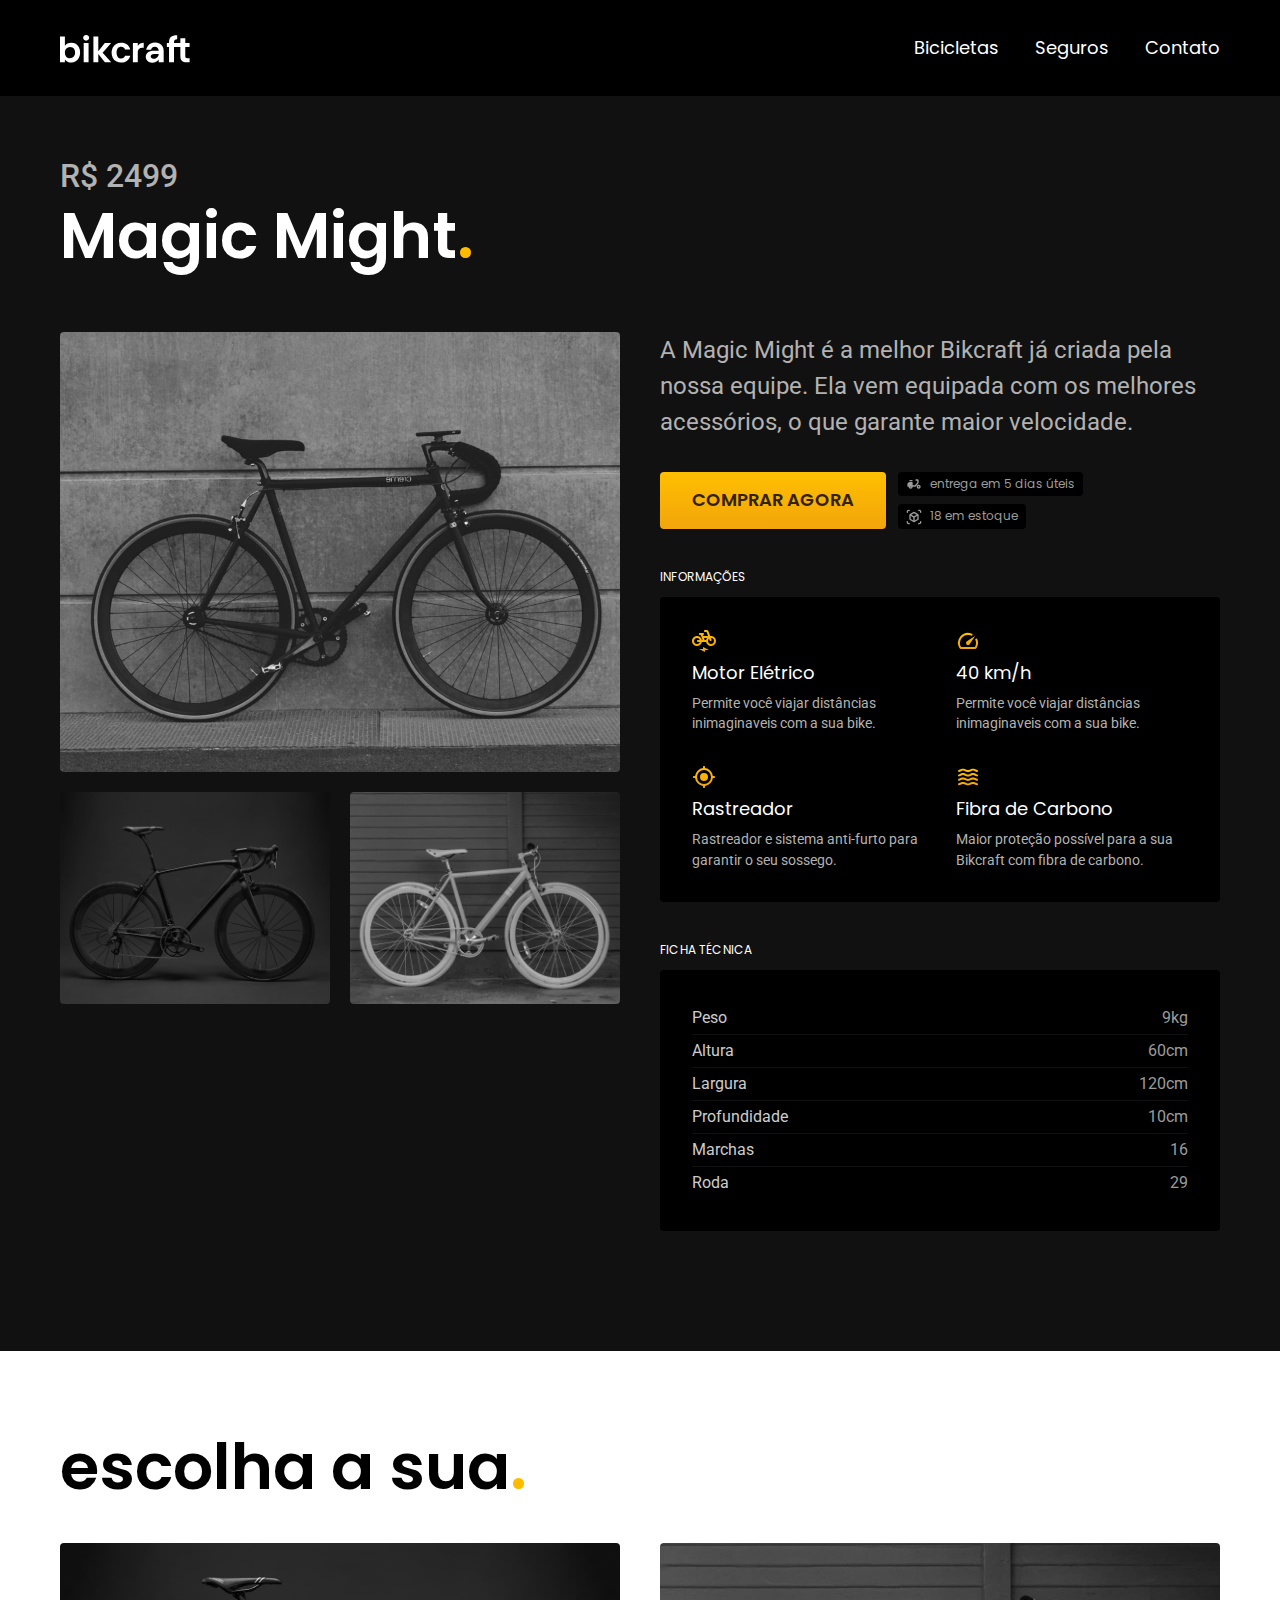
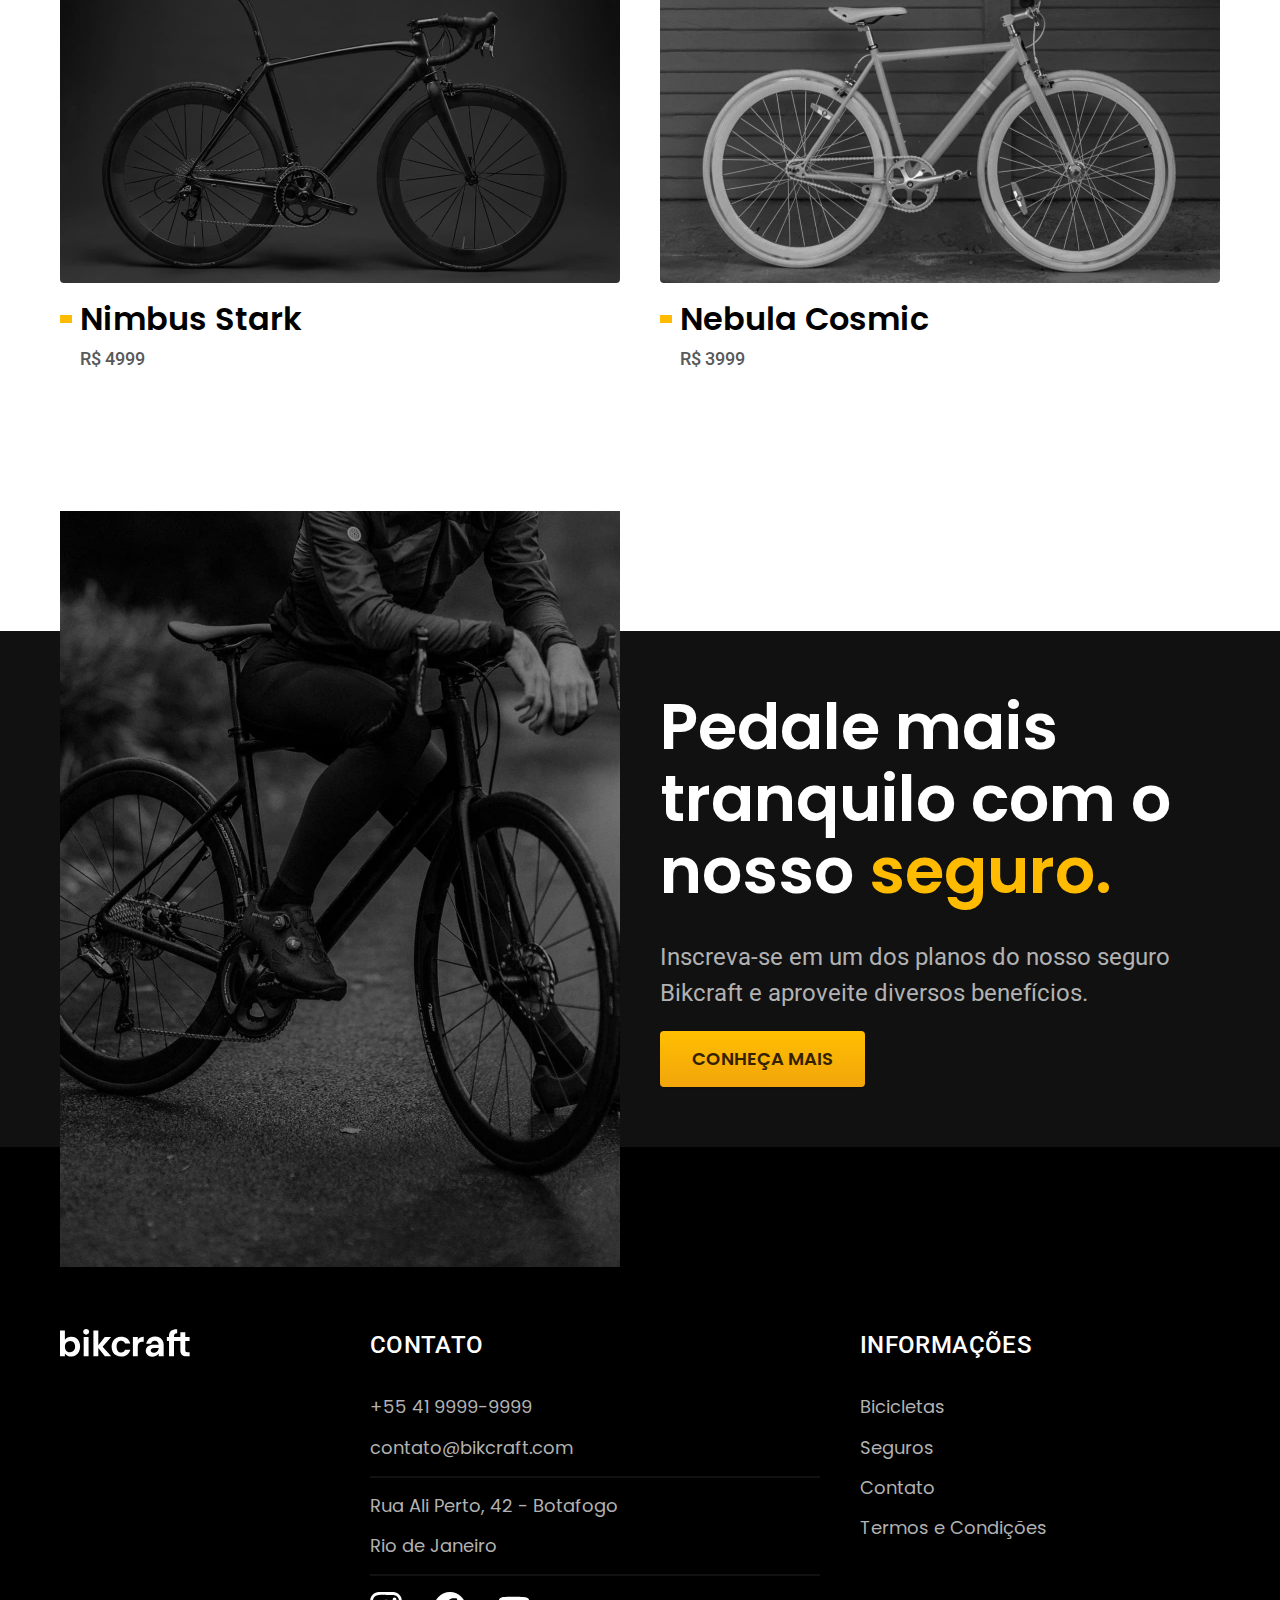
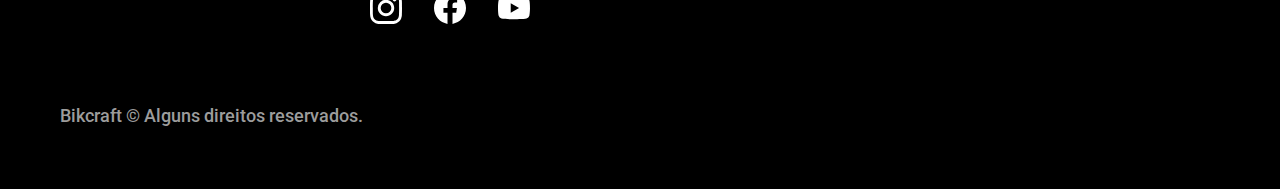
<file: bikes/magic.html>
<!DOCTYPE html>
<html lang="pt-br">

<head>
    <meta charset="UTF-8">
    <meta http-equiv="X-UA-Compatible" content="IE=edge">
    <meta name="viewport" content="width=device-width, initial-scale=1.0">
    <meta name="description" content="Bicicletas elétricas de alta precisão e qualidade,  feitas sob medida para o cliente. Explore o mundo na sua velocidade com a Bikcraft.">
    <link rel=" preload" href="/css/style.min.css" as="style">
    <link rel="stylesheet" href="/css/style.min.css">

    <link rel="preconnect" href="https://fonts.googleapis.com">
    <link rel="preconnect" href="https://fonts.gstatic.com" crossorigin>
    <link href="https://fonts.googleapis.com/css2?family=Merriweather:wght@900&family=Poppins:wght@400;600&family=Roboto:wght@400;500;700&display=swap" rel="stylesheet">
    <link rel="icon" href="/resources/img/icones/favicon.svg" type="image/svg+xml">

    <title>Magic Might | Bikcraft</title>
</head>

<body id="bicicleta">
    <header class="header-bg">
        <div class="container header">
            <a href="../index.html">
                <img src="../resources/img/bikcraft.svg" alt="Bikcraft" width="132" height="32">
            </a>
            <nav aria-label="Navegação">
                <ul class="header-menu font-1-m cor-0">
                    <li> <a href="../bikes/bicicletas.html">Bicicletas</a></li>
                    <li> <a href="../seguros/seguros.html">Seguros</a></li>
                    <li> <a href="../contato/contato.html">Contato</a></li>
                </ul>
            </nav>
        </div>
    </header>

    <main class="titulo-bg">
        <div>
            <div class="container titulo">
                <p class="font-2-xl cor-5">R$ 2499</p>
                <h1 class="font-1-xxl cor-0">Magic Might<span class="cor-p1">.</span></h1>
            </div>
        </div>
        <div class="container bicicleta">
            <div class="bicicleta-imagens">
                <img src="../resources/img/bicicleta/nimbus2.jpg" alt="Magic Might">
                <img src="../resources/img/bicicleta/nimbus1.jpg" alt="Nimbus Stark">
                <img src="../resources/img/bicicleta/nimbus3.jpg" alt="Nebula Cosmic">
            </div>
            <div class="bicicleta-conteudo">
                <p class="font-2-l cor-5">A Magic Might é a melhor Bikcraft já criada pela nossa equipe. Ela vem equipada com os melhores acessórios, o que garante maior velocidade.</p>
                <div class="bicicleta-comprar">
                    <a href="../orcamento.html?tipo=bikcraft&produto=magic" class="button-padrao">Comprar agora</a>
                    <span class="font-1-xs cor-6"> <img src="../resources/img/icones/entrega.svg" alt="">entrega em 5 dias úteis</span>
                    <span class="font-1-xs cor-6"> <img src="../resources/img/icones/estoque.svg" alt="">18 em estoque</span>
                </div>
                <h2 class="font-1-xs cor-0">Informações</h2>
                <ul class="bicicleta-informacoes">
                    <li>
                        <img src="../resources/img/icones/eletrica.svg" alt="">
                        <h3 class="font-1-m cor-0">Motor Elétrico</h3>
                        <p class="font-2-xs cor-5">Permite você viajar distâncias inimaginaveis com a sua bike.</p>
                    </li>
                    <li>
                        <img src="../resources/img/icones/velocidade.svg" alt="">
                        <h3 class="font-1-m cor-0">40 km/h</h3>
                        <p class="font-2-xs cor-5">Permite você viajar distâncias inimaginaveis com a sua bike.</p>
                    </li>
                    <li>
                        <img src="../resources/img/icones/rastreador.svg" alt="">
                        <h3 class="font-1-m cor-0">Rastreador</h3>
                        <p class="font-2-xs cor-5">Rastreador e sistema anti-furto para garantir o seu sossego.</p>
                    </li>
                    <li>
                        <img src="../resources/img/icones/carbono.svg" alt="">
                        <h3 class="font-1-m cor-0">Fibra de Carbono</h3>
                        <p class="font-2-xs cor-5">Maior proteção possível para a sua Bikcraft com fibra de carbono.</p>
                    </li>
                </ul>

                <h2 class="font-1-xs cor-0">Ficha técnica</h2>
                <ul class="bicicleta-ficha font-2-s cor-4">
                    <li>Peso <span>9kg</span></li>
                    <li>Altura <span>60cm</span></li>
                    <li>Largura <span>120cm</span></li>
                    <li>Profundidade <span>10cm</span></li>
                    <li>Marchas <span>16</span></li>
                    <li>Roda <span>29</span></li>
                </ul>
            </div>
        </div>
    </main>

    <article class="container bike-list">
        <h2 class="font-1-xxl">escolha a sua<span class="cor-p1">.</span></h2>

        <ul>
            <li>
                <a href="../bikes/nimbus.html">
                    <img src="../resources/img/bicicletas/nimbus.jpg" alt="Nimbus Stark">
                    <h3 class="font-1-xl"> Nimbus Stark</h3>
                    <span class="font-2-m cor-8"> R$ 4999</span>
                </a>
            </li>
            <li>
                <a href="../bikes/nebula.html">
                    <img src="../resources/img/bicicletas/nebula.jpg" alt="Nebula Cosmic">
                    <h3 class="font-1-xl"> Nebula Cosmic</h3>
                    <span class="font-2-m cor-8"> R$ 3999</span>
                </a>
            </li>
        </ul>
    </article>

    <article class="seguro-bg">
        <div class="container seguro">
            <div class="seguro-imagem">
                <img src="../resources/img/fotos/seguros.jpg" alt="Pessoa parada em cima de uma bicicleta.">
            </div>
            <div class="seguro-conteudo">
                <h2 class="font-1-xxl cor-0">Pedale mais tranquilo com o nosso <span class="cor-p1">seguro.</span> </h2>
                <p class="font-2-l cor-5">Inscreva-se em um dos planos do nosso seguro Bikcraft e aproveite diversos benefícios.</p>
                <a href="../seguros/seguros.html" class="button-padrao">Conheça mais</a>
            </div>
        </div>
    </article>

    <footer class="footer-bg">
        <div class="container footer">
            <img src="../resources/img/bikcraft.svg" alt="Bikcraft" width="132" height="32">
            <div class="footer-contato">
                <h3 class="font-2-l-b cor-0">Contato</h3>
                <ul class="font-1-m cor-5">
                    <li> <a href="tel:+552199999999">+55 41 9999-9999</a> </li>
                    <li> <a href="mailto:contato@bikcraft.com">contato@bikcraft.com</a> </li>
                    <li>Rua Ali Perto, 42 - Botafogo</li>
                    <li>Rio de Janeiro</li>
                </ul>

                <div class="footer-redes">
                    <a href="">
                        <img src="../resources/img/redes/instagram.svg" alt="Instagram">
                    </a>
                    <a href="">
                        <img src="../resources/img/redes/facebook.svg" alt="facebook.svg">
                    </a>
                    <a href="">
                        <img src="../resources/img/redes/youtube.svg" alt="youtube.svg">
                    </a>
                </div>
            </div>
            <div class="footer-informacoes">
                <h3 class="font-2-l-b cor-0">Informações</h3>
                <nav>
                    <ul class="font-1-m cor-5">
                        <li> <a href="../bikes/bicicletas.html">Bicicletas</a></li>
                        <li> <a href="../seguros/seguros.html">Seguros</a></li>
                        <li> <a href="../contato/contato.html">Contato</a></li>
                        <li> <a href="../termos/termos.html">Termos e Condições</a></li>
                    </ul>
                </nav>
            </div>
            <p class="footer-copy font-2-m cor-6">Bikcraft © Alguns direitos reservados.</p>
        </div>
    </footer>
    <script src="../js/script.js"></script>
</body>

</html>
</file>
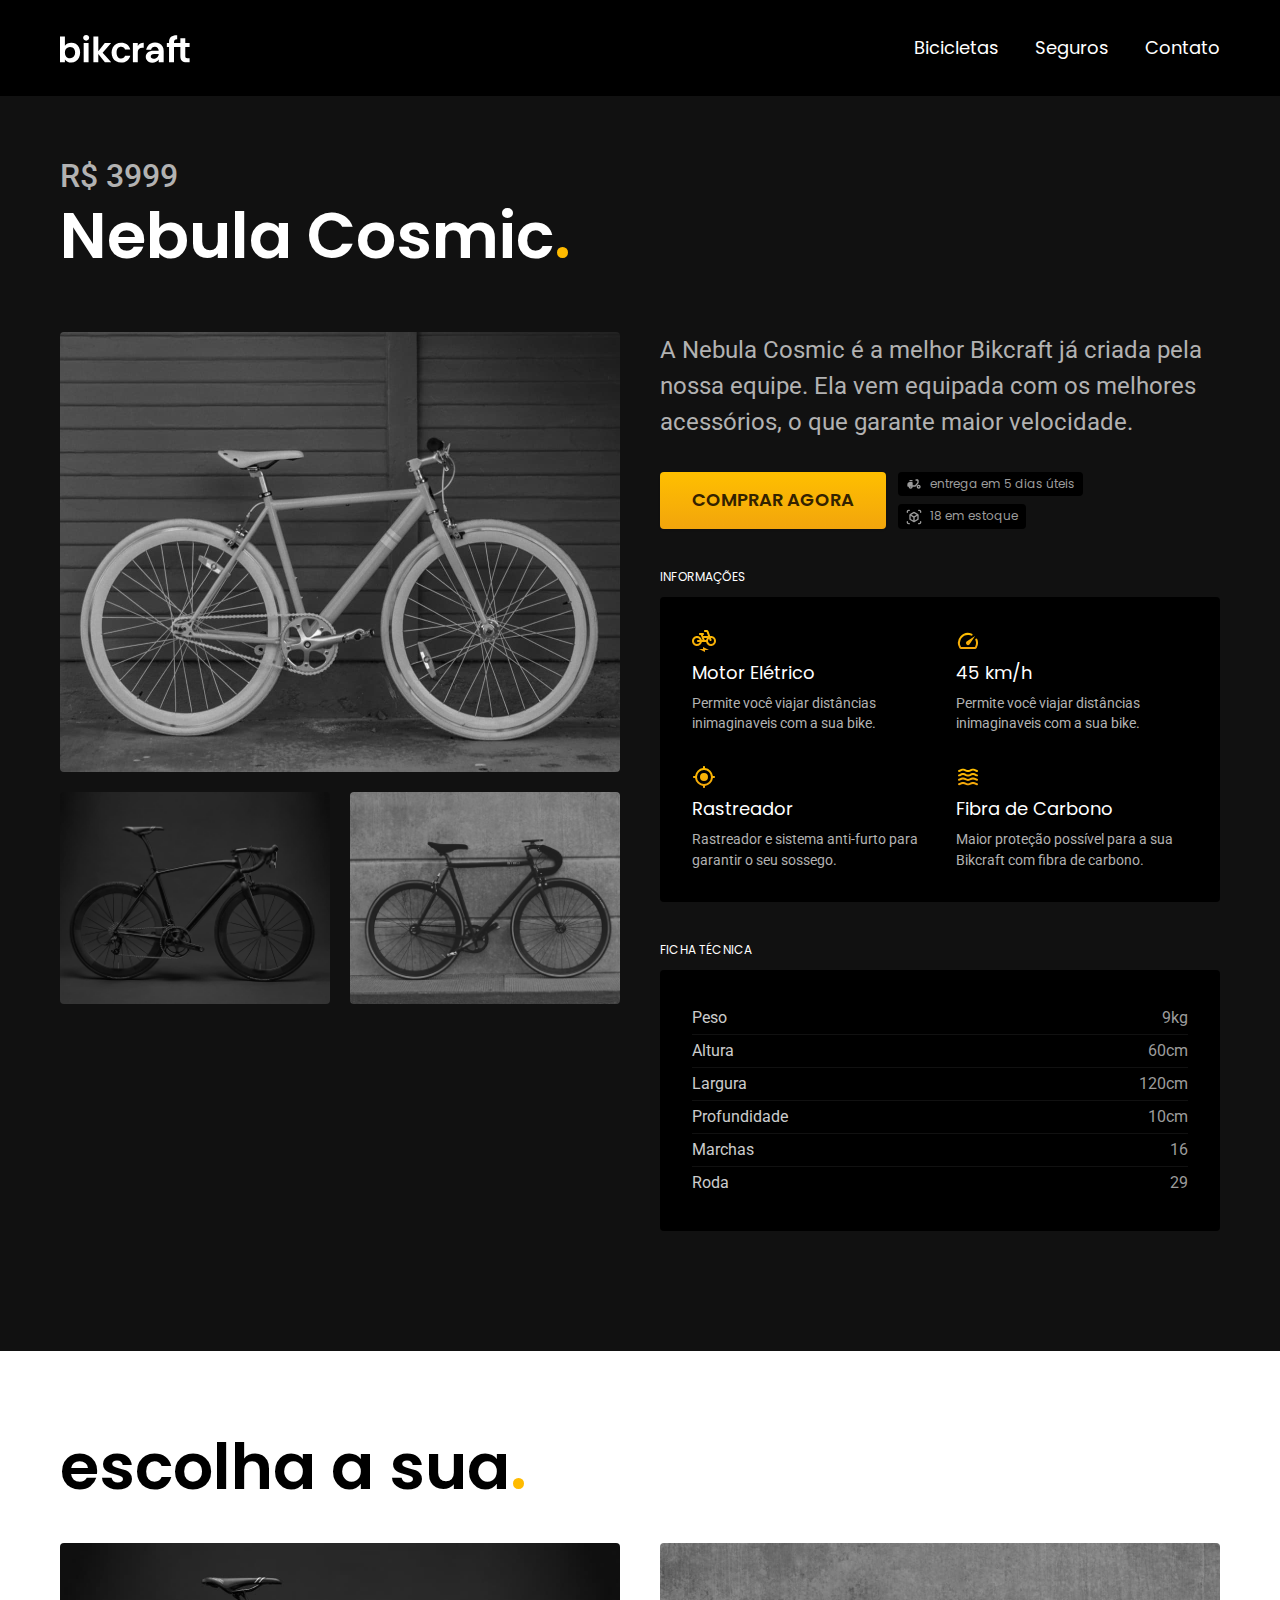
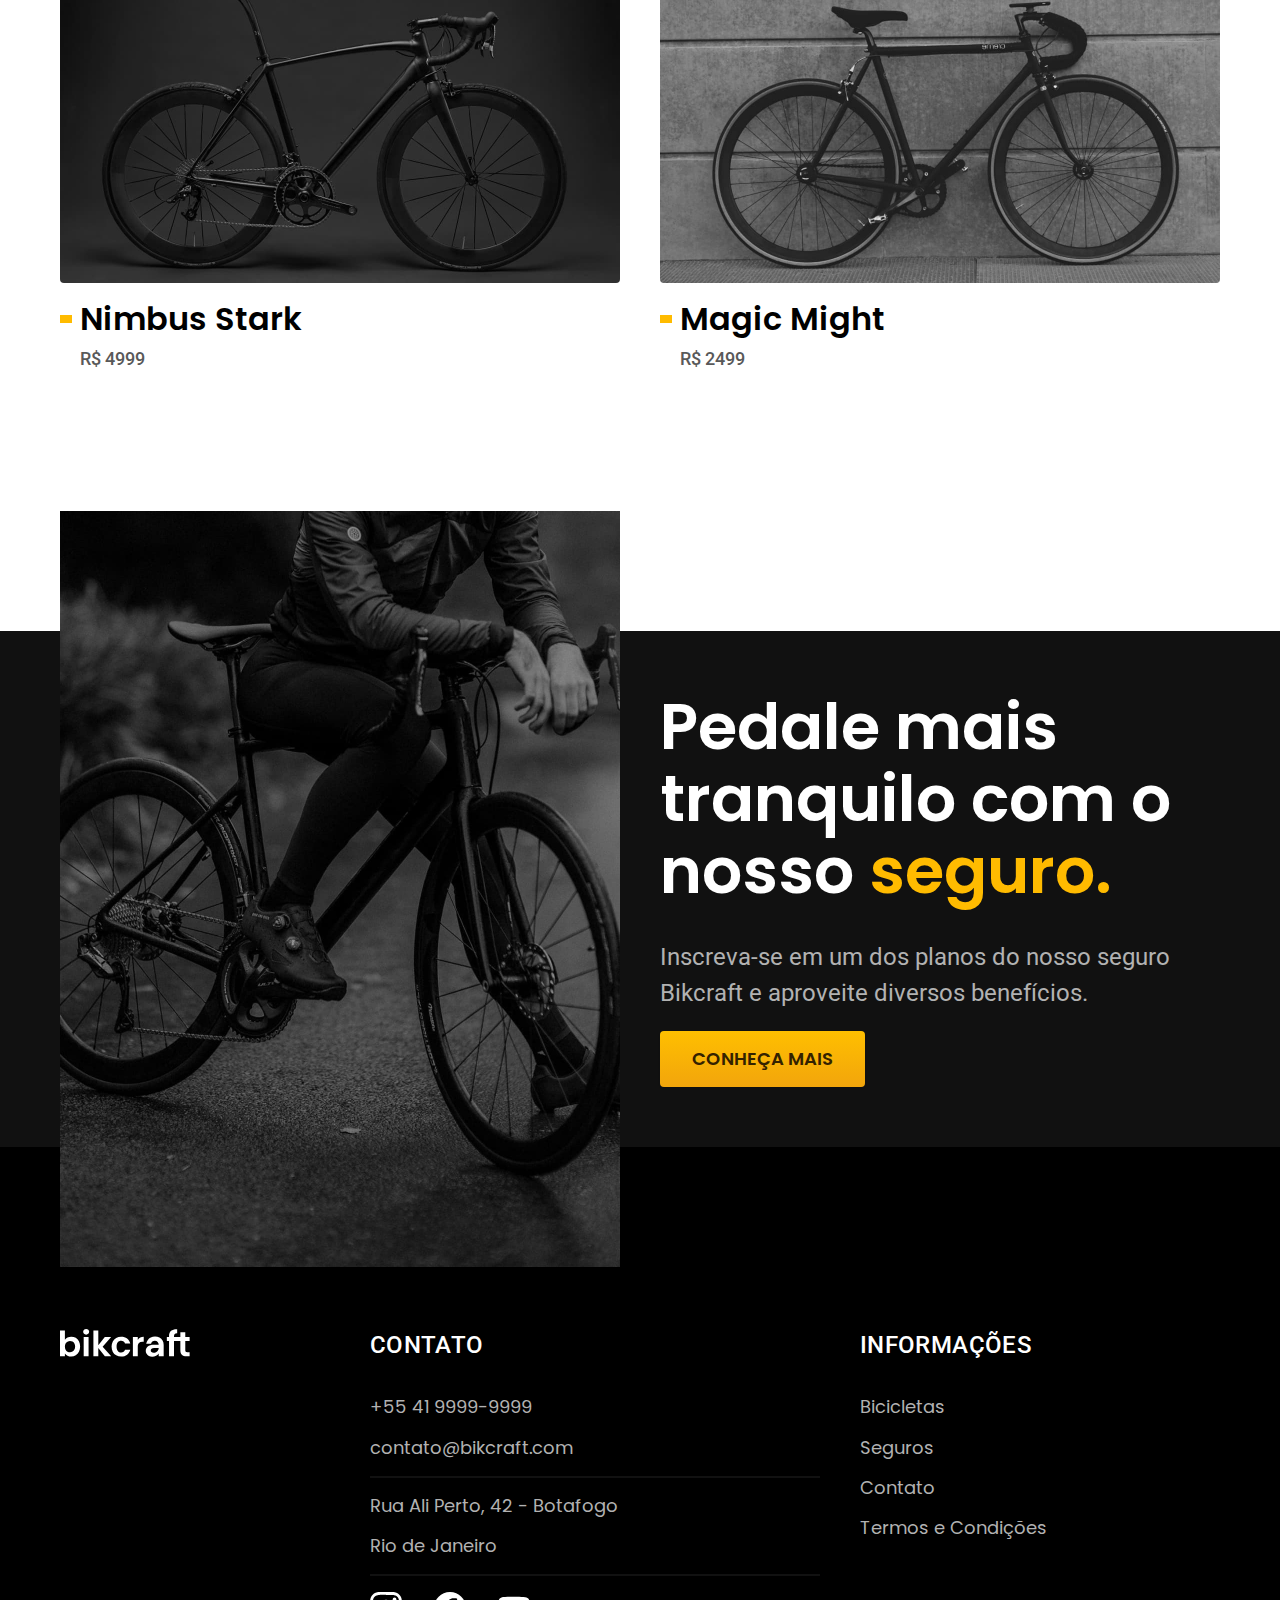
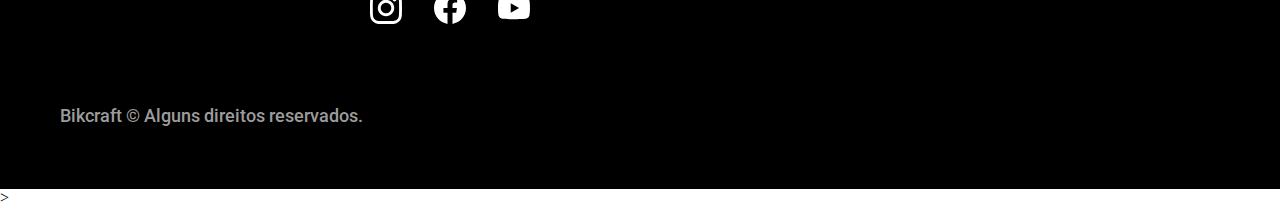
<file: bikes/nebula.html>
<!DOCTYPE html>
<html lang="pt-br">

<head>
    <meta charset="UTF-8">
    <meta http-equiv="X-UA-Compatible" content="IE=edge">
    <meta name="viewport" content="width=device-width, initial-scale=1.0">
    <meta name="description" content="Bicicletas elétricas de alta precisão e qualidade,  feitas sob medida para o cliente. Explore o mundo na sua velocidade com a Bikcraft.">
    <link rel=" preload" href="/css/style.min.css" as="style">
    <link rel="stylesheet" href="/css/style.min.css">

    <link rel="preconnect" href="https://fonts.googleapis.com">
    <link rel="preconnect" href="https://fonts.gstatic.com" crossorigin>
    <link href="https://fonts.googleapis.com/css2?family=Merriweather:wght@900&family=Poppins:wght@400;600&family=Roboto:wght@400;500;700&display=swap" rel="stylesheet">
    <link rel="icon" href="/resources/img/icones/favicon.svg" type="image/svg+xml">

    <title>Nebula Cosmic | Bikcraft</title>
</head>

<body id="bicicleta">
    <header class="header-bg">
        <div class="container header">
            <a href="../index.html">
                <img src="../resources/img/bikcraft.svg" alt="Bikcraft" width="132" height="32">
            </a>
            <nav aria-label="Navegação">
                <ul class="header-menu font-1-m cor-0">
                    <li> <a href="../bikes/bicicletas.html">Bicicletas</a></li>
                    <li> <a href="../seguros/seguros.html">Seguros</a></li>
                    <li> <a href="../contato/contato.html">Contato</a></li>
                </ul>
            </nav>
        </div>
    </header>

    <main class="titulo-bg">
        <div>
            <div class="container titulo">
                <p class="font-2-xl cor-5">R$ 3999</p>
                <h1 class="font-1-xxl cor-0">Nebula Cosmic<span class="cor-p1">.</span></h1>
            </div>
        </div>
        <div class="container bicicleta">
            <div class="bicicleta-imagens">
                <img src="../resources/img/bicicleta/nimbus3.jpg" alt="Nebula Cosmic">
                <img src="../resources/img/bicicleta/nimbus1.jpg" alt="Nimbus Stark">
                <img src="../resources/img/bicicleta/nimbus2.jpg" alt="Magic Might">
            </div>
            <div class="bicicleta-conteudo">
                <p class="font-2-l cor-5">A Nebula Cosmic é a melhor Bikcraft já criada pela nossa equipe. Ela vem equipada com os melhores acessórios, o que garante maior velocidade.</p>
                <div class="bicicleta-comprar">
                    <a href="../orcamento.html?tipo=bikcraft&produto=nebula" class="button-padrao">Comprar agora</a>
                    <span class="font-1-xs cor-6"> <img src="../resources/img/icones/entrega.svg" alt="">entrega em 5 dias úteis</span>
                    <span class="font-1-xs cor-6"> <img src="../resources/img/icones/estoque.svg" alt="">18 em estoque</span>
                </div>
                <h2 class="font-1-xs cor-0">Informações</h2>
                <ul class="bicicleta-informacoes">
                    <li>
                        <img src="../resources/img/icones/eletrica.svg" alt="">
                        <h3 class="font-1-m cor-0">Motor Elétrico</h3>
                        <p class="font-2-xs cor-5">Permite você viajar distâncias inimaginaveis com a sua bike.</p>
                    </li>
                    <li>
                        <img src="../resources/img/icones/velocidade.svg" alt="">
                        <h3 class="font-1-m cor-0">45 km/h</h3>
                        <p class="font-2-xs cor-5">Permite você viajar distâncias inimaginaveis com a sua bike.</p>
                    </li>
                    <li>
                        <img src="../resources/img/icones/rastreador.svg" alt="">
                        <h3 class="font-1-m cor-0">Rastreador</h3>
                        <p class="font-2-xs cor-5">Rastreador e sistema anti-furto para garantir o seu sossego.</p>
                    </li>
                    <li>
                        <img src="../resources/img/icones/carbono.svg" alt="">
                        <h3 class="font-1-m cor-0">Fibra de Carbono</h3>
                        <p class="font-2-xs cor-5">Maior proteção possível para a sua Bikcraft com fibra de carbono.</p>
                    </li>
                </ul>

                <h2 class="font-1-xs cor-0">Ficha técnica</h2>
                <ul class="bicicleta-ficha font-2-s cor-4">
                    <li>Peso <span>9kg</span></li>
                    <li>Altura <span>60cm</span></li>
                    <li>Largura <span>120cm</span></li>
                    <li>Profundidade <span>10cm</span></li>
                    <li>Marchas <span>16</span></li>
                    <li>Roda <span>29</span></li>
                </ul>
            </div>
        </div>
    </main>

    <article class="container bike-list">
        <h2 class="font-1-xxl">escolha a sua<span class="cor-p1">.</span></h2>

        <ul>
            <li>
                <a href="../bikes/nimbus.html">
                    <img src="../resources/img/bicicletas/nimbus.jpg" alt="Nimbus Stark">
                    <h3 class="font-1-xl"> Nimbus Stark</h3>
                    <span class="font-2-m cor-8"> R$ 4999</span>
                </a>
            </li>
            <li>
                <a href="../bikes/magic.html">
                    <img src="../resources/img/bicicletas/magic.jpg" alt="Magic Might">
                    <h3 class="font-1-xl"> Magic Might</h3>
                    <span class="font-2-m cor-8"> R$ 2499</span>
                </a>
            </li>
        </ul>
    </article>

    <article class="seguro-bg">
        <div class="container seguro">
            <div class="seguro-imagem">
                <img src="../resources/img/fotos/seguros.jpg" alt="Pessoa parada em cima de uma bicicleta.">
            </div>
            <div class="seguro-conteudo">
                <h2 class="font-1-xxl cor-0">Pedale mais tranquilo com o nosso <span class="cor-p1">seguro.</span> </h2>
                <p class="font-2-l cor-5">Inscreva-se em um dos planos do nosso seguro Bikcraft e aproveite diversos benefícios.</p>
                <a href="../seguros/seguros.html" class="button-padrao">Conheça mais</a>
            </div>
        </div>
    </article>

    <footer class="footer-bg">
        <div class="container footer">
            <img src="../resources/img/bikcraft.svg" alt="Bikcraft" width="132" height="32">
            <div class="footer-contato">
                <h3 class="font-2-l-b cor-0">Contato</h3>
                <ul class="font-1-m cor-5">
                    <li> <a href="tel:+552199999999">+55 41 9999-9999</a> </li>
                    <li> <a href="mailto:contato@bikcraft.com">contato@bikcraft.com</a> </li>
                    <li>Rua Ali Perto, 42 - Botafogo</li>
                    <li>Rio de Janeiro</li>
                </ul>

                <div class="footer-redes">
                    <a href="">
                        <img src="../resources/img/redes/instagram.svg" alt="Instagram">
                    </a>
                    <a href="">
                        <img src="../resources/img/redes/facebook.svg" alt="facebook.svg">
                    </a>
                    <a href="">
                        <img src="../resources/img/redes/youtube.svg" alt="youtube.svg">
                    </a>
                </div>
            </div>
            <div class="footer-informacoes">
                <h3 class="font-2-l-b cor-0">Informações</h3>
                <nav>
                    <ul class="font-1-m cor-5">
                        <li> <a href="../bikes/bicicletas.html">Bicicletas</a></li>
                        <li> <a href="../seguros/seguros.html">Seguros</a></li>
                        <li> <a href="../contato/contato.html">Contato</a></li>
                        <li> <a href="../termos/termos.html">Termos e Condições</a></li>
                    </ul>
                </nav>
            </div>
            <p class="footer-copy font-2-m cor-6">Bikcraft © Alguns direitos reservados.</p>
        </div>
    </footer>
    <script src="../js/script.js"></script>>
</body>

</html>
</file>
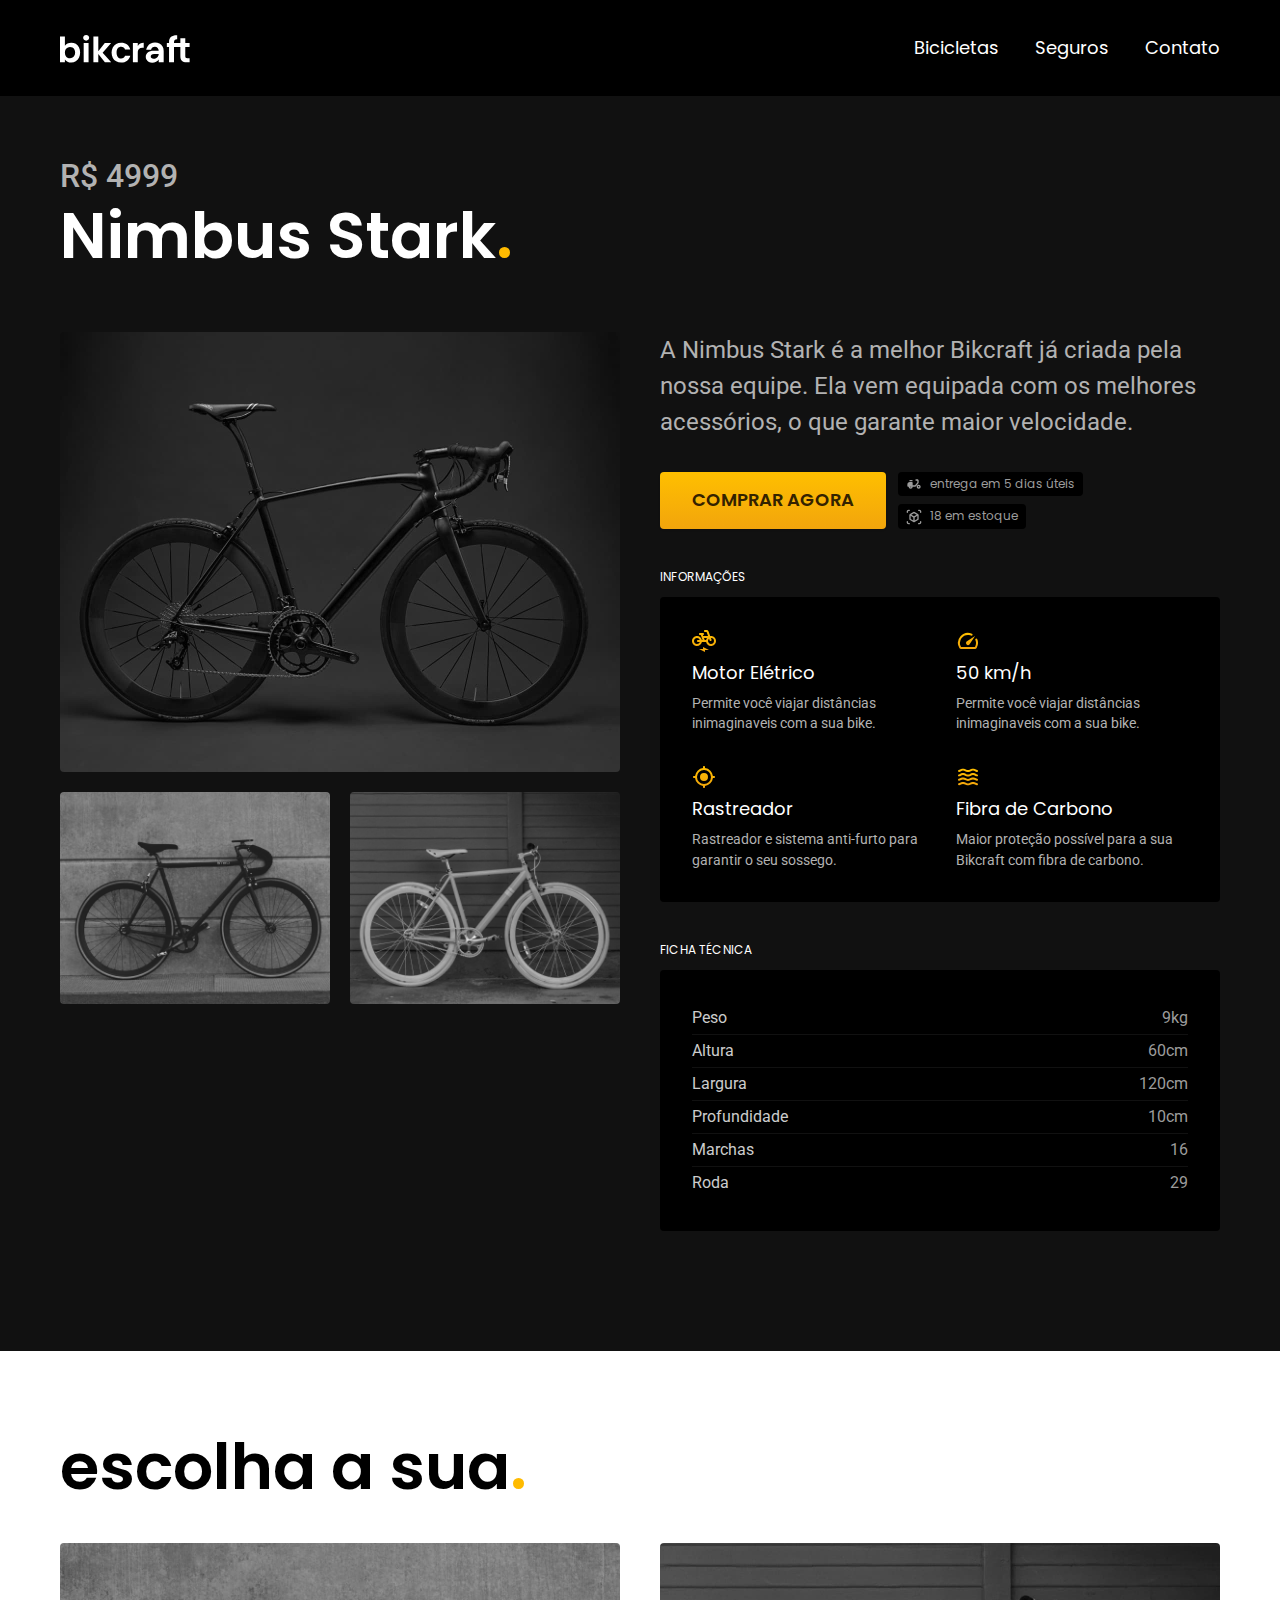
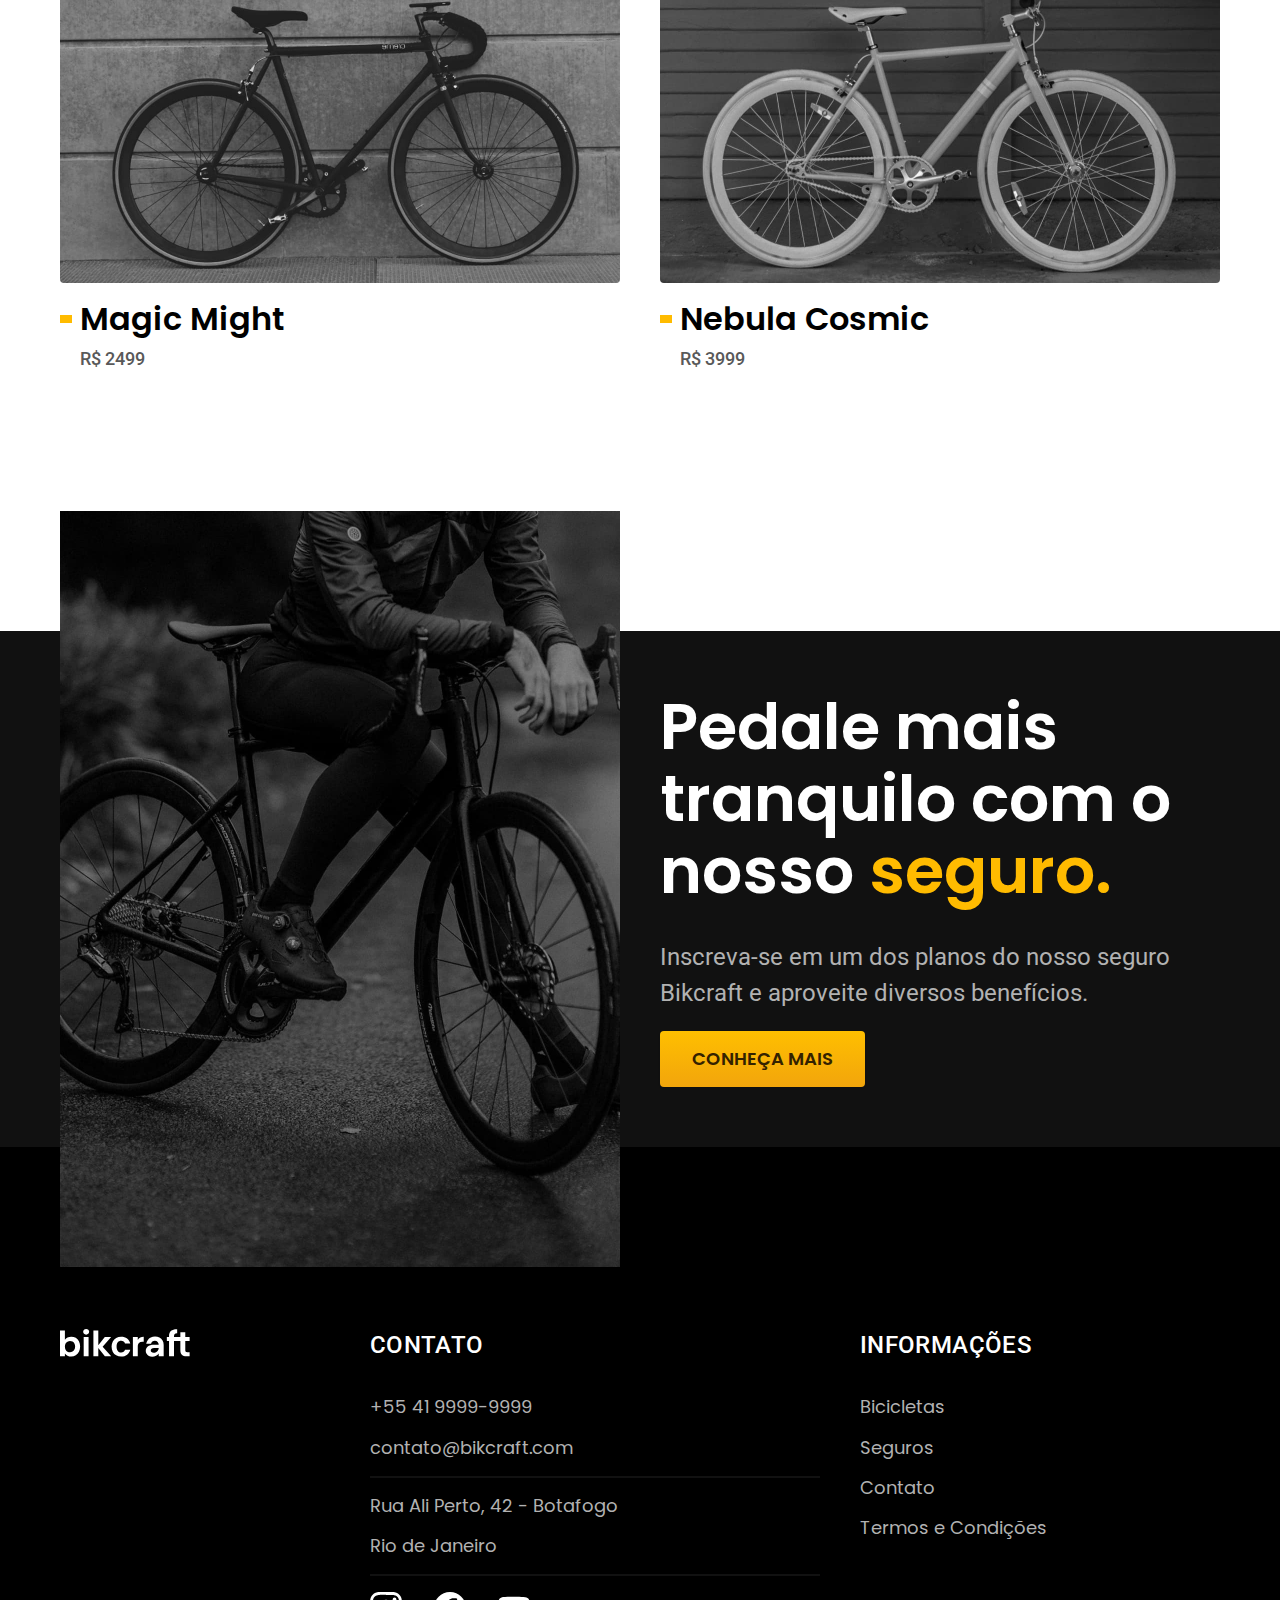
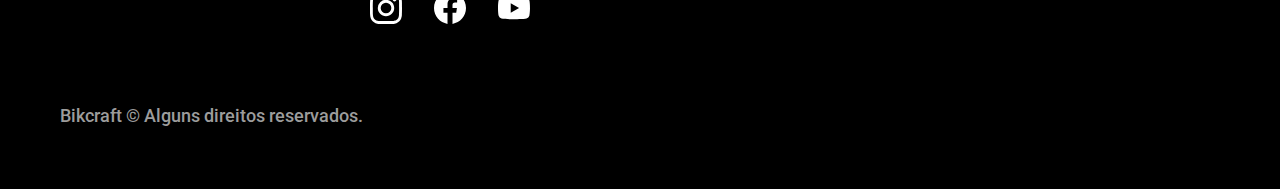
<file: bikes/nimbus.html>
<!DOCTYPE html>
<html lang="pt-br">

<head>
    <meta charset="UTF-8">
    <meta http-equiv="X-UA-Compatible" content="IE=edge">
    <meta name="viewport" content="width=device-width, initial-scale=1.0">
    <meta name="description" content="Bicicletas elétricas de alta precisão e qualidade,  feitas sob medida para o cliente. Explore o mundo na sua velocidade com a Bikcraft.">
    <link rel=" preload" href="/css/style.min.css" as="style">
    <link rel="stylesheet" href="/css/style.min.css">

    <link rel="preconnect" href="https://fonts.googleapis.com">
    <link rel="preconnect" href="https://fonts.gstatic.com" crossorigin>
    <link href="https://fonts.googleapis.com/css2?family=Merriweather:wght@900&family=Poppins:wght@400;600&family=Roboto:wght@400;500;700&display=swap" rel="stylesheet">
    <link rel="icon" href="/resources/img/icones/favicon.svg" type="image/svg+xml">

    <title>Nimbus Stark | Bikcraft</title>
</head>

<body id="bicicleta">
    <header class="header-bg">
        <div class="container header">
            <a href="../index.html">
                <img src="../resources/img/bikcraft.svg" alt="Bikcraft" width="132" height="32">
            </a>
            <nav aria-label="Navegação">
                <ul class="header-menu font-1-m cor-0">
                    <li> <a href="../bikes/bicicletas.html">Bicicletas</a></li>
                    <li> <a href="../seguros/seguros.html">Seguros</a></li>
                    <li> <a href="../contato/contato.html">Contato</a></li>
                </ul>
            </nav>
        </div>
    </header>

    <main class="titulo-bg">
        <div>
            <div class="container titulo">
                <p class="font-2-xl cor-5">R$ 4999</p>
                <h1 class="font-1-xxl cor-0">Nimbus Stark<span class="cor-p1">.</span></h1>
            </div>
        </div>
        <div class="container bicicleta">
            <div class="bicicleta-imagens">
                <img src="../resources/img/bicicleta/nimbus1.jpg" alt="Nimbus Stark">
                <img src="../resources/img/bicicleta/nimbus2.jpg" alt="Magic Might">
                <img src="../resources/img/bicicleta/nimbus3.jpg" alt="Nebula Cosmic">
            </div>
            <div class="bicicleta-conteudo">
                <p class="font-2-l cor-5">A Nimbus Stark é a melhor Bikcraft já criada pela nossa equipe. Ela vem equipada com os melhores acessórios, o que garante maior velocidade.</p>
                <div class="bicicleta-comprar">
                    <a href="../orcamento.html?tipo=bikcraft&produto=nimbus" class="button-padrao">Comprar agora</a>
                    <span class="font-1-xs cor-6"> <img src="../resources/img/icones/entrega.svg" alt="">entrega em 5 dias úteis</span>
                    <span class="font-1-xs cor-6"> <img src="../resources/img/icones/estoque.svg" alt="">18 em estoque</span>
                </div>
                <h2 class="font-1-xs cor-0">Informações</h2>
                <ul class="bicicleta-informacoes">
                    <li>
                        <img src="../resources/img/icones/eletrica.svg" alt="">
                        <h3 class="font-1-m cor-0">Motor Elétrico</h3>
                        <p class="font-2-xs cor-5">Permite você viajar distâncias inimaginaveis com a sua bike.</p>
                    </li>
                    <li>
                        <img src="../resources/img/icones/velocidade.svg" alt="">
                        <h3 class="font-1-m cor-0">50 km/h</h3>
                        <p class="font-2-xs cor-5">Permite você viajar distâncias inimaginaveis com a sua bike.</p>
                    </li>
                    <li>
                        <img src="../resources/img/icones/rastreador.svg" alt="">
                        <h3 class="font-1-m cor-0">Rastreador</h3>
                        <p class="font-2-xs cor-5">Rastreador e sistema anti-furto para garantir o seu sossego.</p>
                    </li>
                    <li>
                        <img src="../resources/img/icones/carbono.svg" alt="">
                        <h3 class="font-1-m cor-0">Fibra de Carbono</h3>
                        <p class="font-2-xs cor-5">Maior proteção possível para a sua Bikcraft com fibra de carbono.</p>
                    </li>
                </ul>

                <h2 class="font-1-xs cor-0">Ficha técnica</h2>
                <ul class="bicicleta-ficha font-2-s cor-4">
                    <li>Peso <span>9kg</span></li>
                    <li>Altura <span>60cm</span></li>
                    <li>Largura <span>120cm</span></li>
                    <li>Profundidade <span>10cm</span></li>
                    <li>Marchas <span>16</span></li>
                    <li>Roda <span>29</span></li>
                </ul>
            </div>
        </div>
    </main>

    <article class="container bike-list">
        <h2 class="font-1-xxl">escolha a sua<span class="cor-p1">.</span></h2>

        <ul>
            <li>
                <a href="../bikes/magic.html">
                    <img src="../resources/img/bicicletas/magic.jpg" alt="Magic Might">
                    <h3 class="font-1-xl"> Magic Might</h3>
                    <span class="font-2-m cor-8"> R$ 2499</span>
                </a>
            </li>
            <li>
                <a href="../bikes/nebula.html">
                    <img src="../resources/img/bicicletas/nebula.jpg" alt="Nebula Cosmic">
                    <h3 class="font-1-xl"> Nebula Cosmic</h3>
                    <span class="font-2-m cor-8"> R$ 3999</span>
                </a>
            </li>
        </ul>
    </article>

    <article class="seguro-bg">
        <div class="container seguro">
            <div class="seguro-imagem">
                <img src="../resources/img/fotos/seguros.jpg" alt="Pessoa parada em cima de uma bicicleta.">
            </div>
            <div class="seguro-conteudo">
                <h2 class="font-1-xxl cor-0">Pedale mais tranquilo com o nosso <span class="cor-p1">seguro.</span> </h2>
                <p class="font-2-l cor-5">Inscreva-se em um dos planos do nosso seguro Bikcraft e aproveite diversos benefícios.</p>
                <a href="../seguros/seguros.html" class="button-padrao">Conheça mais</a>
            </div>
        </div>
    </article>

    <footer class="footer-bg">
        <div class="container footer">
            <img src="../resources/img/bikcraft.svg" alt="Bikcraft" width="132" height="32">
            <div class="footer-contato">
                <h3 class="font-2-l-b cor-0">Contato</h3>
                <ul class="font-1-m cor-5">
                    <li> <a href="tel:+552199999999">+55 41 9999-9999</a> </li>
                    <li> <a href="mailto:contato@bikcraft.com">contato@bikcraft.com</a> </li>
                    <li>Rua Ali Perto, 42 - Botafogo</li>
                    <li>Rio de Janeiro</li>
                </ul>

                <div class="footer-redes">
                    <a href="">
                        <img src="../resources/img/redes/instagram.svg" alt="Instagram">
                    </a>
                    <a href="">
                        <img src="../resources/img/redes/facebook.svg" alt="facebook.svg">
                    </a>
                    <a href="">
                        <img src="../resources/img/redes/youtube.svg" alt="youtube.svg">
                    </a>
                </div>
            </div>
            <div class="footer-informacoes">
                <h3 class="font-2-l-b cor-0">Informações</h3>
                <nav>
                    <ul class="font-1-m cor-5">
                        <li> <a href="../bikes/bicicletas.html">Bicicletas</a></li>
                        <li> <a href="../seguros/seguros.html">Seguros</a></li>
                        <li> <a href="../contato/contato.html">Contato</a></li>
                        <li> <a href="../termos/termos.html">Termos e Condições</a></li>
                    </ul>
                </nav>
            </div>
            <p class="footer-copy font-2-m cor-6">Bikcraft © Alguns direitos reservados.</p>
        </div>
    </footer>
    <script src="../js/script.js"></script>
</body>

</html>
</file>
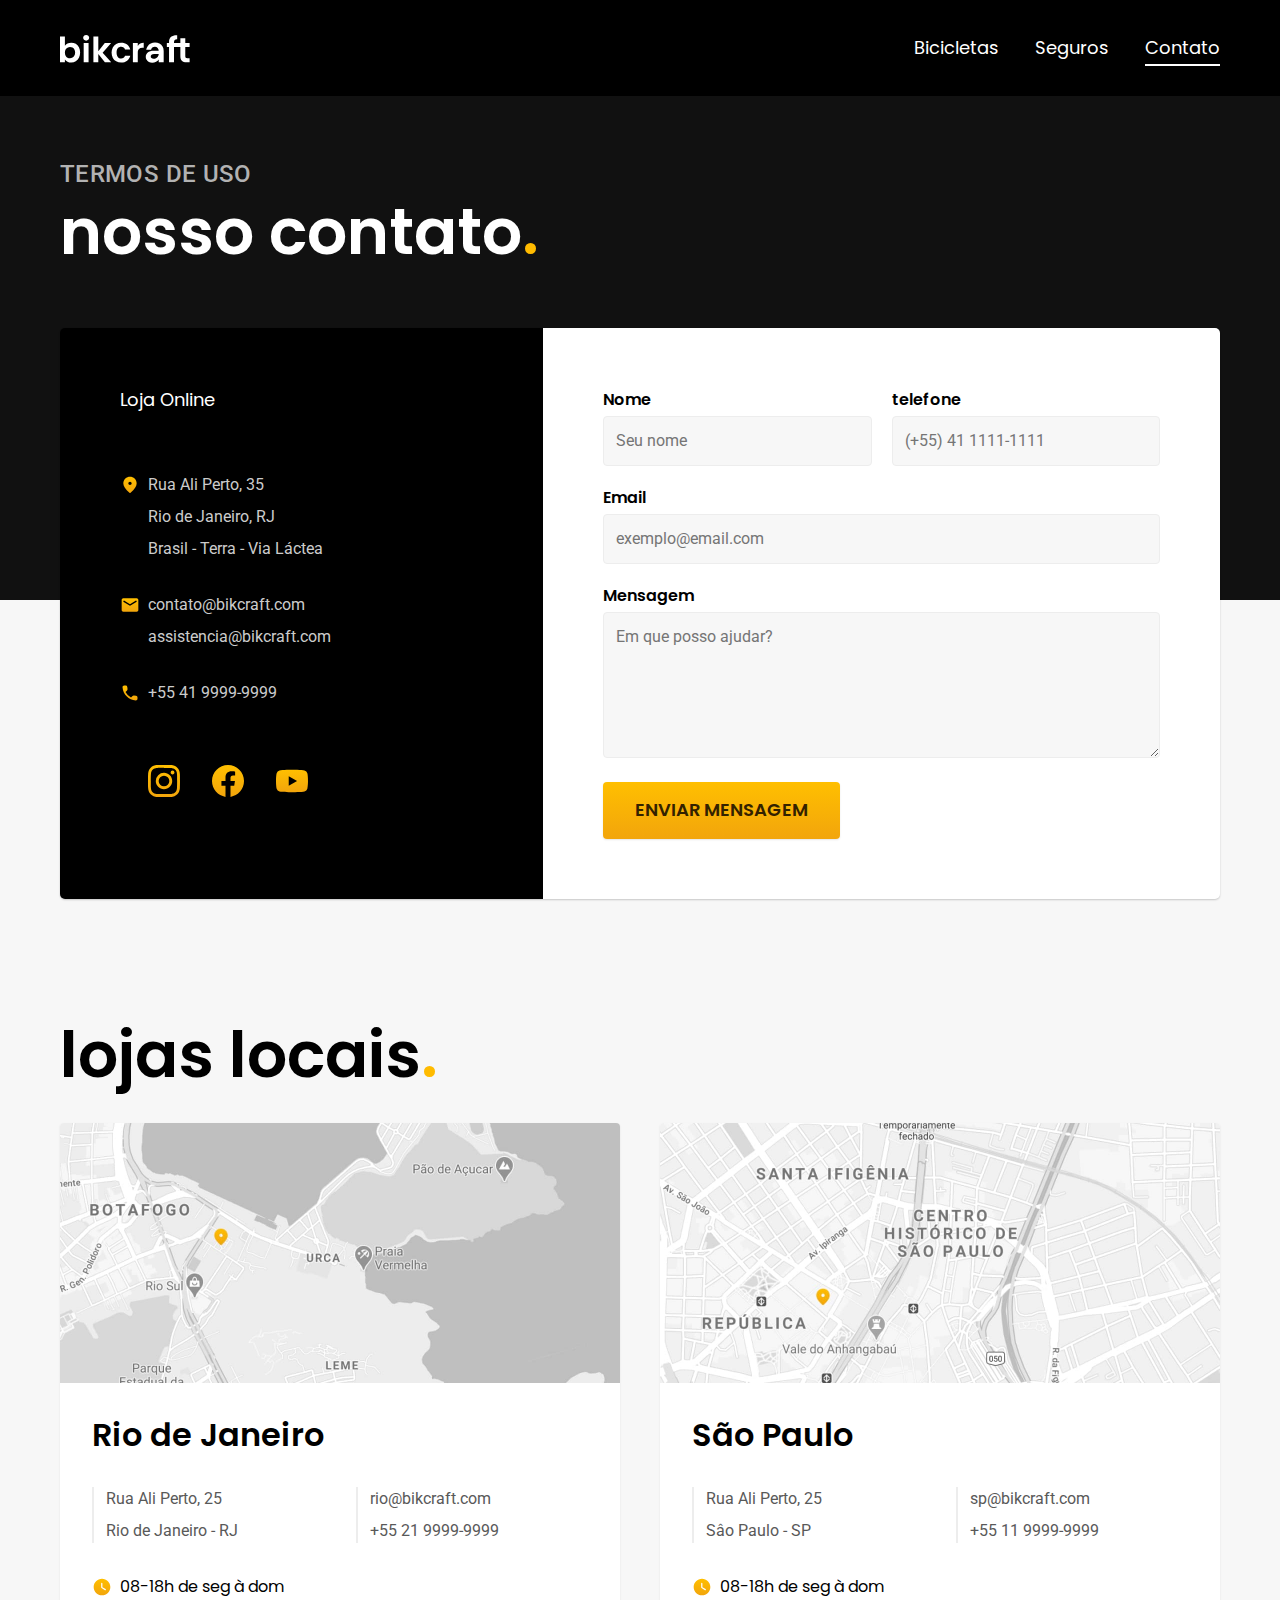
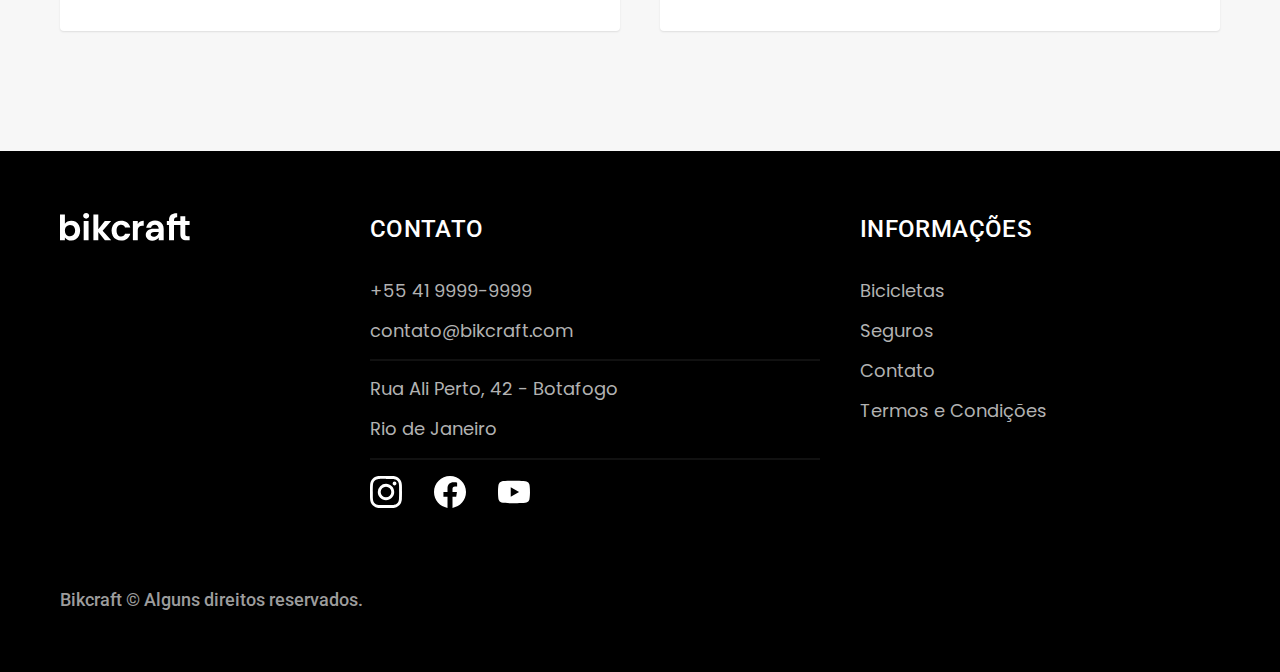
<file: contato/contato.html>
<!DOCTYPE html>
<html lang="pt-br">

<head>
    <meta charset="UTF-8">
    <meta http-equiv="X-UA-Compatible" content="IE=edge">
    <meta name="viewport" content="width=device-width, initial-scale=1.0">
    <meta name="description" content="Bicicletas elétricas de alta precisão e qualidade,  feitas sob medida para o cliente. Explore o mundo na sua velocidade com a Bikcraft.">

    <link rel=" preload" href="/css/style.css" as="style">
    <link rel="stylesheet" href="/css/style.css">

    <link rel="preconnect" href="https://fonts.googleapis.com">
    <link rel="preconnect" href="https://fonts.gstatic.com" crossorigin>
    <link href="https://fonts.googleapis.com/css2?family=Merriweather:wght@900&family=Poppins:wght@400;600&family=Roboto:wght@400;500;700&display=swap" rel="stylesheet">
    <link rel="icon" href="/resources/img/icones/favicon.svg" type="image/svg+xml">

    <title>Contato | Bikcraft</title>
</head>

<body id="contato">
    <header class="header-bg">
        <div class="container header">
            <a href="../index.html">
                <img src="../resources/img/bikcraft.svg" alt="Bikcraft" width="132" height="32">
            </a>
            <nav aria-label="Navegação">
                <ul class="header-menu font-1-m cor-0">
                    <li> <a href="../bikes/bicicletas.html">Bicicletas</a></li>
                    <li> <a href="../seguros/seguros.html">Seguros</a></li>
                    <li> <a href="../contato/contato.html">Contato</a></li>
                </ul>
            </nav>
        </div>
    </header>

    <main>
        <div class="titulo-bg">
            <div class="container titulo">
                <p class="font-2-l-b cor-5">Termos de uso</p>
                <h1 class="font-1-xxl cor-0">nosso contato<span class="cor-p1">.</span></h1>
            </div>
        </div>

        <div class="container contato">
            <section class="contato-dados" aria-label="Endereço">
                <h2 class="font-1-m cor-0">Loja Online</h2>
                <div class="contato-endereco font-2-s cor-4">
                    <p>Rua Ali Perto, 35</p>
                    <p>Rio de Janeiro, RJ</p>
                    <p>Brasil - Terra - Via Láctea</p>
                </div>
                <address class="contato-meios font-2-s cor-4">
                    <a href="mailto:contato@bikcraft.com">contato@bikcraft.com</a>
                    <a href="mailto:assistencia@bikcraft.com">assistencia@bikcraft.com</a>
                    <a href="tel:+552199999999">+55 41 9999-9999</a>
                </address>

                <div class="contato-redes">
                    <a href="">
                        <img src="../resources/img/redes/instagram-p.svg" alt="Instagram" width="32" height="32">
                    </a>
                    <a href="">
                        <img src="../resources/img/redes/facebook-p.svg" alt="facebook.svg">
                    </a>
                    <a href="">
                        <img src="../resources/img/redes/youtube-p.svg" alt="youtube.svg">
                    </a>
                </div>
            </section>

            <section class="contato-formulario" aria-label="formulario">
                <form class="form" action="./contato.html">
                    <div>
                        <label for="nome">Nome</label>
                        <input type="text" id="nome" name="nome" placeholder="Seu nome">
                    </div>
                    <div>
                        <label for="telefone">telefone</label>
                        <input type="text" id="telefone" name="telefone" placeholder="(+55) 41 1111-1111">
                    </div>
                    <div>
                        <label for="email">Email</label>
                        <input type="email" id="email" name="email" placeholder="exemplo@email.com">
                    </div>
                    <div>
                        <label for="mensagem">Mensagem</label>
                        <textarea id="mensagem" name="mensagem" cols="30" rows="5" placeholder="Em que posso ajudar?"></textarea>
                    </div>
                    <button class="button-padrao">Enviar mensagem</button>
                </form>
            </section>
        </div>
    </main>

    <article class="container lojas">
        <h2 class="font-1-xxl">lojas locais<span class="cor-p1">.</span></h2>

        <div class="lojas-item">
            <img src="/resources/img/lojas/rj.jpg" alt="Mapa marcando o endereço em Rua Ali Perto, 25 - Rio de Janeiro - RJ">

            <div class="lojas-conteudo">
                <h3 class="font-1-xl ">Rio de Janeiro</h3>
                <div class="lojas-dados font-2-s cor-8">
                    <p>Rua Ali Perto, 25</p>
                    <p>Rio de Janeiro - RJ</p>
                </div>
                <div class="lojas-dados font-2-s cor-8">
                    <a href="mailto:rio@bikcraft.com">rio@bikcraft.com</a>
                    <a href="tel:+552199999999">+55 21 9999-9999</a>
                </div>
                <p class="lojas-tempo font-1-s"><img src="/resources/img/icones/horario.svg" alt=""> 08-18h de seg à dom</p>
            </div>

        </div>

        <div class="lojas-item">
            <img src="/resources/img/lojas/sp.jpg" alt="Mapa marcando o endereço em Rua Ali Perto, 25 - Sâo Paulo - SP">

            <div class="lojas-conteudo">
                <h3 class="font-1-xl ">São Paulo</h3>
                <div class="lojas-dados font-2-s cor-8">
                    <p>Rua Ali Perto, 25</p>
                    <p>Sâo Paulo - SP</p>
                </div>
                <div class="lojas-dados font-2-s cor-8">
                    <a href="mailto:rio@bikcraft.com">sp@bikcraft.com</a>
                    <a href="tel:+551199999999">+55 11 9999-9999</a>
                </div>
                <p class="lojas-tempo font-1-s"><img src="/resources/img/icones/horario.svg" alt=""> 08-18h de seg à dom</p>
            </div>

        </div>
    </article>

    <footer class="footer-bg">
        <div class="container footer">
            <img src="../resources/img/bikcraft.svg" alt="Bikcraft" width="132" height="32">
            <div class="footer-contato">
                <h3 class="font-2-l-b cor-0">Contato</h3>
                <ul class="font-1-m cor-5">
                    <li> <a href="tel:+552199999999">+55 41 9999-9999</a> </li>
                    <li> <a href="mailto:contato@bikcraft.com">contato@bikcraft.com</a> </li>
                    <li>Rua Ali Perto, 42 - Botafogo</li>
                    <li>Rio de Janeiro</li>
                </ul>

                <div class="footer-redes">
                    <a href="">
                        <img src="../resources/img/redes/instagram.svg" alt="Instagram">
                    </a>
                    <a href="">
                        <img src="../resources/img/redes/facebook.svg" alt="facebook.svg">
                    </a>
                    <a href="">
                        <img src="../resources/img/redes/youtube.svg" alt="youtube.svg">
                    </a>
                </div>
            </div>
            <div class="footer-informacoes">
                <h3 class="font-2-l-b cor-0">Informações</h3>
                <nav>
                    <ul class="font-1-m cor-5">
                        <li> <a href="../bikes/bicicletas.html">Bicicletas</a></li>
                        <li> <a href="../seguros/seguros.html">Seguros</a></li>
                        <li> <a href="../contato/contato.html">Contato</a></li>
                        <li> <a href="../termos/termos.html">Termos e Condições</a></li>
                    </ul>
                </nav>
            </div>
            <p class="footer-copy font-2-m cor-6">Bikcraft © Alguns direitos reservados.</p>
        </div>
    </footer>
    <script src="/js/script.js"></script>
</body>

</html>
</file>
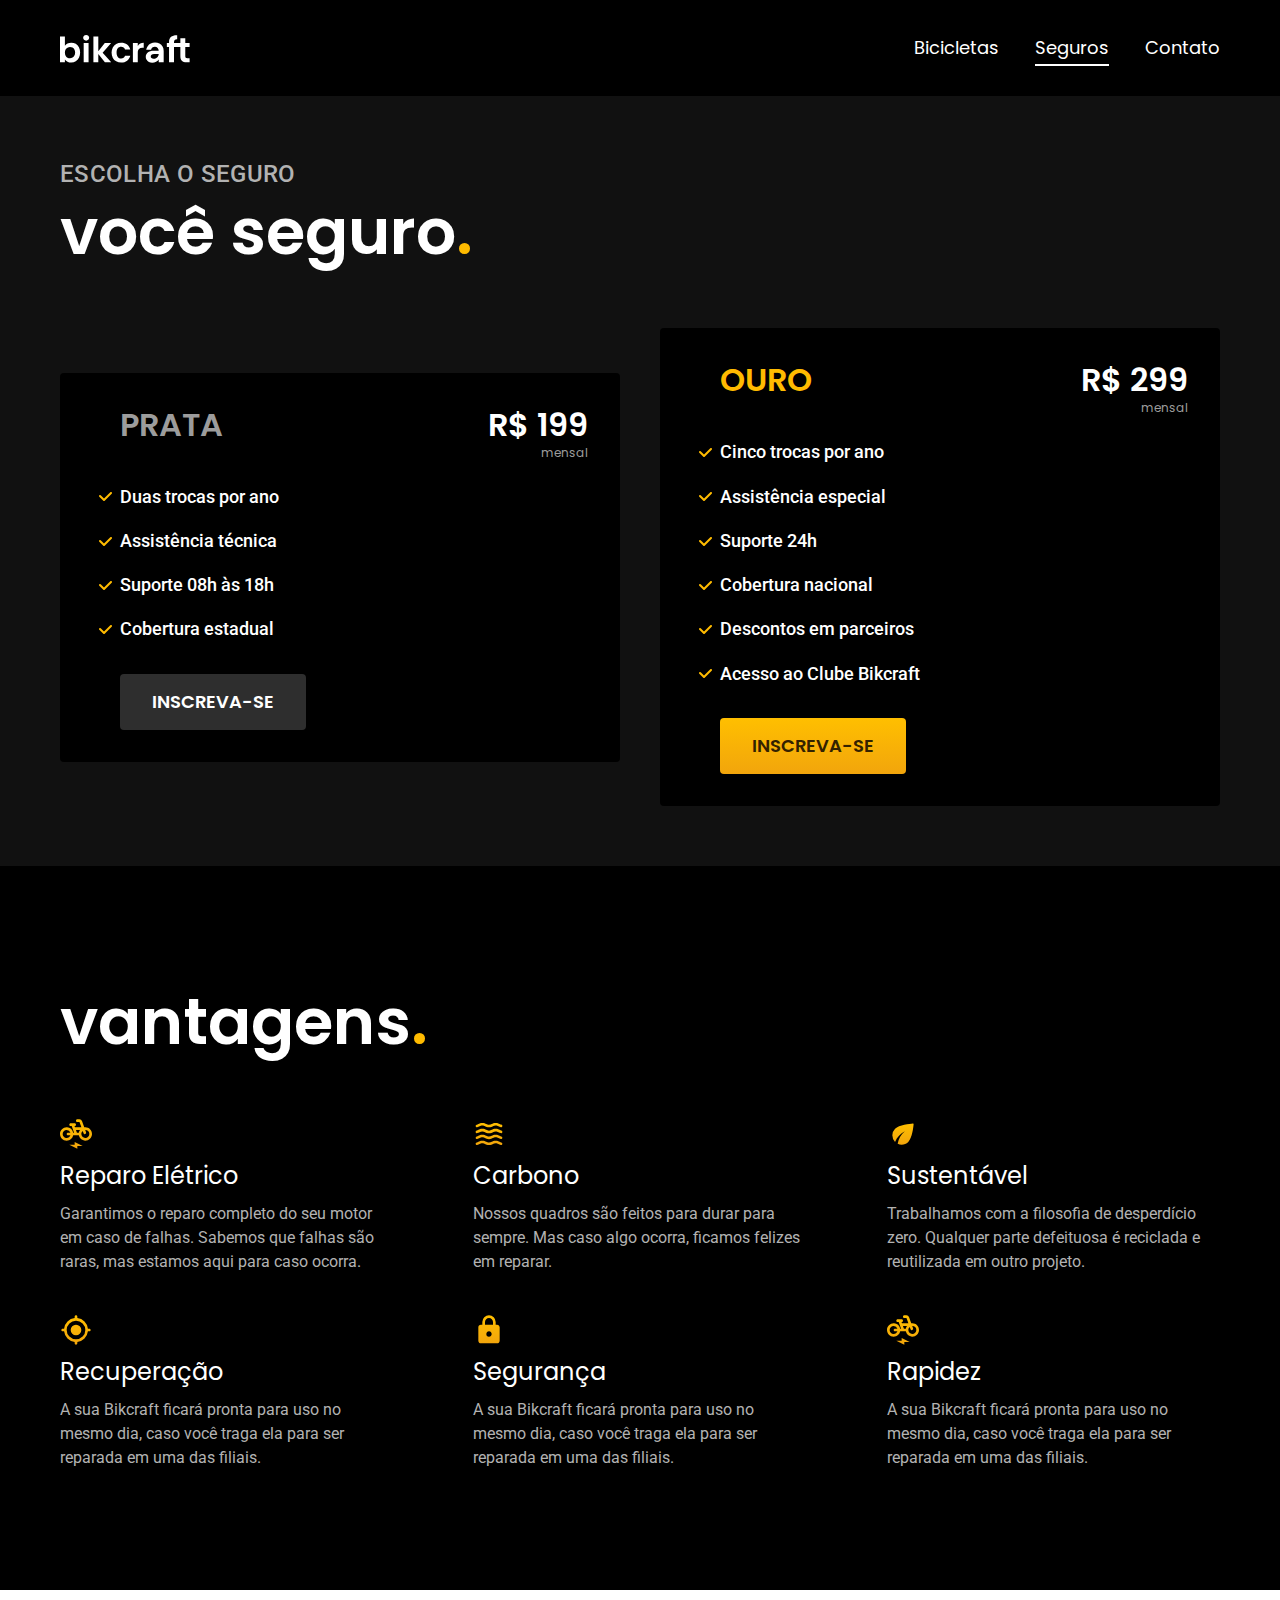
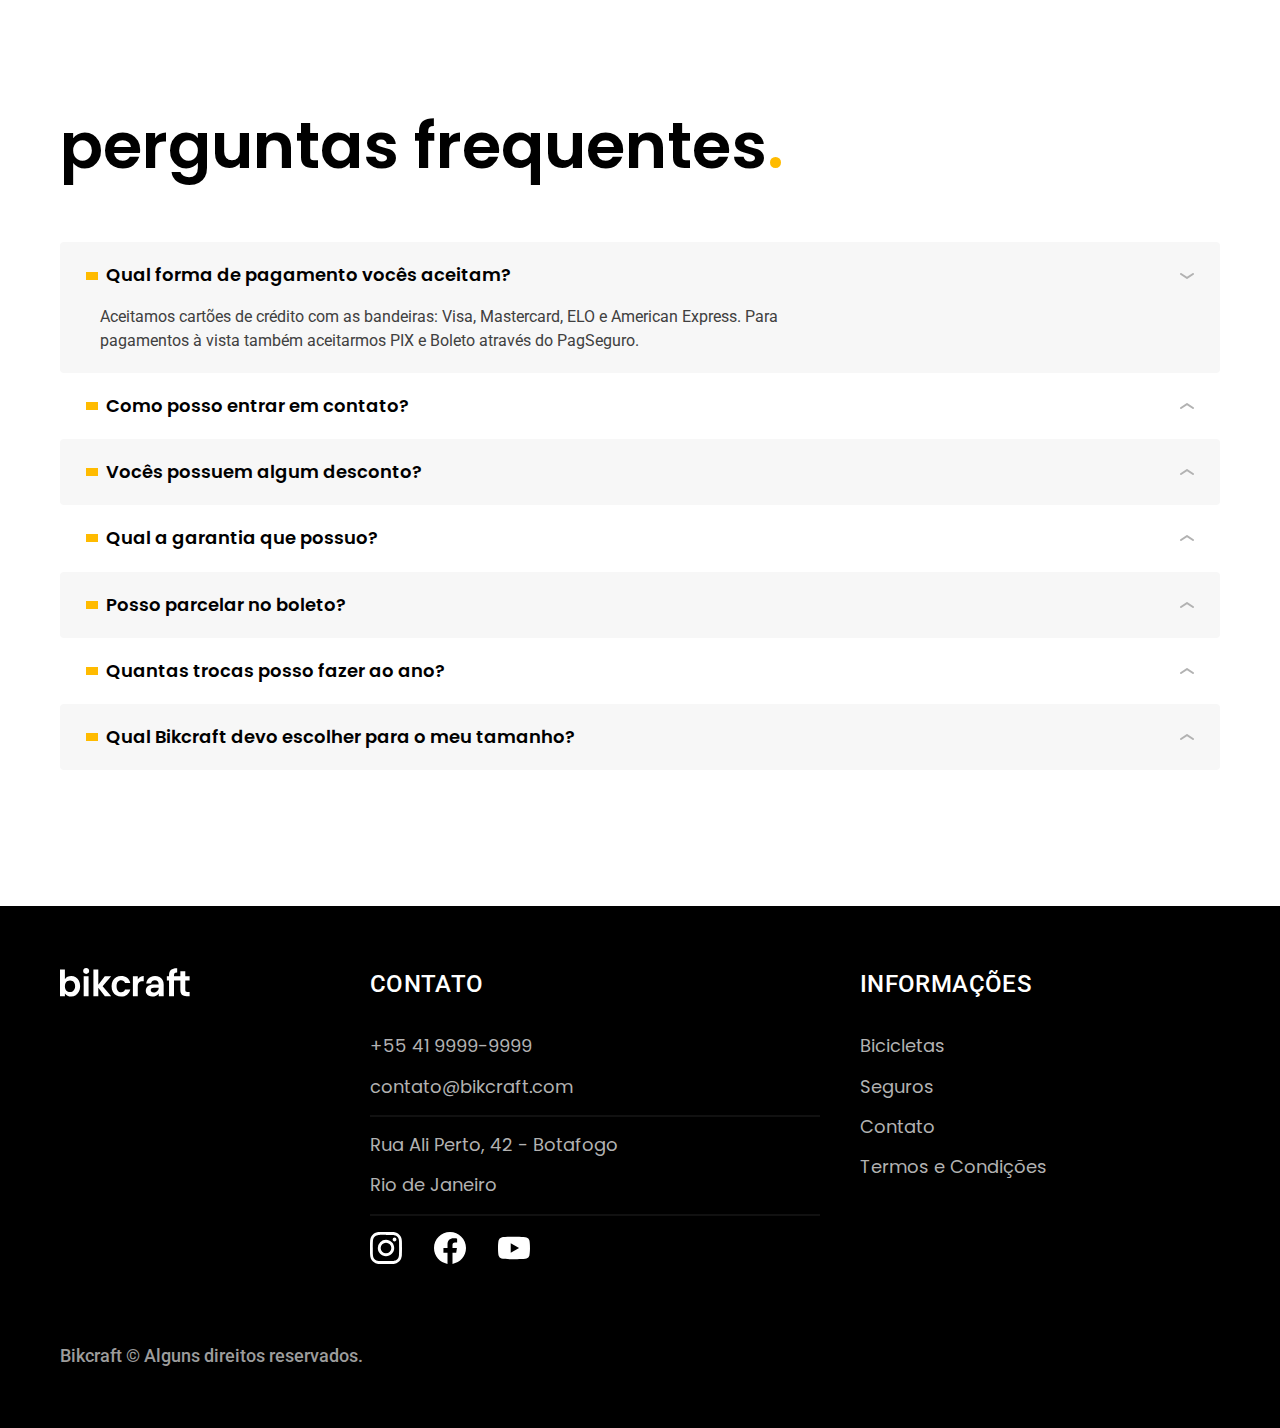
<file: seguros/seguros.html>
<!DOCTYPE html>
<html lang="pt-br">

<head>
    <meta charset="UTF-8">
    <meta http-equiv="X-UA-Compatible" content="IE=edge">
    <meta name="viewport" content="width=device-width, initial-scale=1.0">
    <meta name="description" content="Bicicletas elétricas de alta precisão e qualidade,  feitas sob medida para o cliente. Explore o mundo na sua velocidade com a Bikcraft.">
    <link rel=" preload" href="/css/style.min.css" as="style">
    <link rel="stylesheet" href="/css/style.min.css">

    <link rel="preconnect" href="https://fonts.googleapis.com">
    <link rel="preconnect" href="https://fonts.gstatic.com" crossorigin>
    <link href="https://fonts.googleapis.com/css2?family=Merriweather:wght@900&family=Poppins:wght@400;600&family=Roboto:wght@400;500;700&display=swap" rel="stylesheet">
    <link rel="icon" href="/resources/img/icones/favicon.svg" type="image/svg+xml">

    <script>
        document.documentElement.classList.add("js");
    </script>

    <title>Seguros | Bikcraft</title>
</head>

<body id="seguros">
    <header class="header-bg">
        <div class="container header">
            <a href="../index.html">
                <img src="../resources/img/bikcraft.svg" alt="Bikcraft" width="132" height="32">
            </a>
            <nav aria-label="Navegação">
                <ul class="header-menu font-1-m cor-0">
                    <li> <a href="../bikes/bicicletas.html">Bicicletas</a></li>
                    <li> <a href="../seguros/seguros.html">Seguros</a></li>
                    <li> <a href="../contato/contato.html">Contato</a></li>
                </ul>
            </nav>
        </div>
    </header>

    <main class="seguros-bg">
        <div class="titulo-bg">
            <div class="container titulo">
                <p class="font-2-l-b cor-5" data-anime="300">Escolha o seguro</p>
                <h1 class="font-1-xxl cor-0" data-anime="300">você seguro<span class="cor-p1">.</span></h1>
            </div>
        </div>
        <div class="container seguros">
            <div class="seguros-item fadeInDown" data-anime="300">
                <h3 class="font-1-xl cor-6">PRATA</h3>
                <span class="font-1-xl cor-0">R$ 199 <span class="font-1-xs cor-6">mensal</span></span>

                <ul class="font-2-m cor-0">
                    <li>Duas trocas por ano</li>
                    <li>Assistência técnica</li>
                    <li>Suporte 08h às 18h</li>
                    <li>Cobertura estadual</li>
                </ul>
                <a href="../orcamento.html?tipo=seguro&produto=prata" class="button-sec">Inscreva-se</a>
            </div>

            <div class="seguros-item fadeInUp" data-anime="300">
                <h3 class="font-1-xl cor-p1">OURO</h3>
                <span class="font-1-xl cor-0">R$ 299 <span class="font-1-xs cor-6">mensal</span></span>

                <ul class="font-2-m cor-0">
                    <li>Cinco trocas por ano</li>
                    <li>Assistência especial</li>
                    <li>Suporte 24h</li>
                    <li>Cobertura nacional</li>
                    <li>Descontos em parceiros</li>
                    <li>Acesso ao Clube Bikcraft</li>
                </ul>
                <a href="../orcamento.html?tipo=seguro&produto=ouro" class="button-padrao">Inscreva-se</a>
            </div>
        </div>
    </main>

    <article class="vantagens-bg">
        <div class="container vantagens">
            <h2 class="font-1-xxl cor-0">vantagens<span class="cor-p1">.</span></h2>
            <ul>
                <li>
                    <img src="../resources/img/icones/eletrica.svg" alt="">
                    <h3 class="font-1-l cor-0">Reparo Elétrico</h3>
                    <p class="font-2-s cor-5">Garantimos o reparo completo do seu motor em caso de falhas. Sabemos que falhas são raras, mas estamos aqui para caso ocorra.</p>
                </li>
                <li>
                    <img src="../resources/img/icones/carbono.svg" alt="">
                    <h3 class="font-1-l cor-0">Carbono</h3>
                    <p class="font-2-s cor-5">Nossos quadros são feitos para durar para sempre. Mas caso algo ocorra, ficamos felizes em reparar.</p>
                </li>
                <li>
                    <img src="../resources/img/icones/sustentavel.svg" alt="">
                    <h3 class="font-1-l cor-0">Sustentável</h3>
                    <p class="font-2-s cor-5">Trabalhamos com a filosofia de desperdício zero. Qualquer parte defeituosa é reciclada e reutilizada em outro projeto.</p>
                </li>
                <li>
                    <img src="../resources/img/icones/rastreador.svg" alt="">
                    <h3 class="font-1-l cor-0">Recuperação</h3>
                    <p class="font-2-s cor-5">A sua Bikcraft ficará pronta para uso no mesmo dia, caso você traga ela para ser reparada em uma das filiais.</p>
                </li>
                <li>
                    <img src="../resources/img/icones/seguro.svg" alt="">
                    <h3 class="font-1-l cor-0">Segurança</h3>
                    <p class="font-2-s cor-5">A sua Bikcraft ficará pronta para uso no mesmo dia, caso você traga ela para ser reparada em uma das filiais.</p>
                </li>
                <li>
                    <img src="../resources/img/icones/eletrica.svg" alt="">
                    <h3 class="font-1-l cor-0">Rapidez</h3>
                    <p class="font-2-s cor-5">A sua Bikcraft ficará pronta para uso no mesmo dia, caso você traga ela para ser reparada em uma das filiais.</p>
                </li>
            </ul>
        </div>
    </article>

    <article class="container perguntas">
        <h2 class="font-1-xxl">perguntas frequentes<span class="cor-p1">.</span></h2>

        <dl>
            <div>
                <dt> <button class="font-1-m-b" aria-controls="pergunta1" aria-expanded="true">Qual forma de pagamento vocês aceitam?</button></dt>
                <dd id="pergunta1" class="font-2-s cor-9 ativa">Aceitamos cartões de crédito com as bandeiras: Visa, Mastercard, ELO e American Express. Para pagamentos à vista também aceitarmos PIX e Boleto através do PagSeguro.</dd>
            </div>

            <div>
                <dt> <button class="font-1-m-b" aria-controls="pergunta2" aria-expanded="false">Como posso entrar em contato?</button></dt>
                <dd id="pergunta2" class="font-2-s cor-9">Aceitamos cartões de crédito com as bandeiras: Visa, Mastercard, ELO e American Express. Para pagamentos à vista também aceitarmos PIX e Boleto através do PagSeguro.</dd>
            </div>

            <div>
                <dt><button class="font-1-m-b" aria-controls="pergunta3" aria-expanded="false">Vocês possuem algum desconto?</button></dt>
                <dd id="pergunta3" class="font-2-s cor-9">Aceitamos cartões de crédito com as bandeiras: Visa, Mastercard, ELO e American Express. Para pagamentos à vista também aceitarmos PIX e Boleto através do PagSeguro.</dd>
            </div>

            <div>
                <dt><button class="font-1-m-b" aria-controls="pergunta4" aria-expanded="false">Qual a garantia que possuo?</button></dt>
                <dd id="pergunta4" class=" font-2-s cor-9">Aceitamos cartões de crédito com as bandeiras: Visa, Mastercard, ELO e American Express. Para pagamentos à vista também aceitarmos PIX e Boleto através do PagSeguro.</dd>
            </div>

            <div>
                <dt><button class="font-1-m-b" aria-controls="pergunta5" aria-expanded="false">Posso parcelar no boleto?</button></dt>
                <dd id="pergunta5" class=" font-2-s cor-9">Aceitamos cartões de crédito com as bandeiras: Visa, Mastercard, ELO e American Express. Para pagamentos à vista também aceitarmos PIX e Boleto através do PagSeguro.</dd>
            </div>

            <div>
                <dt><button class="font-1-m-b" aria-controls="pergunta6" aria-expanded="false">Quantas trocas posso fazer ao ano?</button></dt>
                <dd id="pergunta6" class=" font-2-s cor-9">Aceitamos cartões de crédito com as bandeiras: Visa, Mastercard, ELO e American Express. Para pagamentos à vista também aceitarmos PIX e Boleto através do PagSeguro.</dd>
            </div>

            <div>
                <dt><button class="font-1-m-b" aria-controls="pergunta7" aria-expanded="false">Qual Bikcraft devo escolher para o meu tamanho?</button></dt>
                <dd id="pergunta7" class=" font-2-s cor-9">Aceitamos cartões de crédito com as bandeiras: Visa, Mastercard, ELO e American Express. Para pagamentos à vista também aceitarmos PIX e Boleto através do PagSeguro.</dd>
            </div>
        </dl>
    </article>

    <footer class="footer-bg">
        <div class="container footer">
            <img src="../resources/img/bikcraft.svg" alt="Bikcraft" width="132" height="32">
            <div class="footer-contato">
                <h3 class="font-2-l-b cor-0">Contato</h3>
                <ul class="font-1-m cor-5">
                    <li> <a href="tel:+552199999999">+55 41 9999-9999</a> </li>
                    <li> <a href="mailto:contato@bikcraft.com">contato@bikcraft.com</a> </li>
                    <li>Rua Ali Perto, 42 - Botafogo</li>
                    <li>Rio de Janeiro</li>
                </ul>

                <div class="footer-redes">
                    <a href="">
                        <img src="../resources/img/redes/instagram.svg" alt="Instagram">
                    </a>
                    <a href="">
                        <img src="../resources/img/redes/facebook.svg" alt="facebook.svg">
                    </a>
                    <a href="">
                        <img src="../resources/img/redes/youtube.svg" alt="youtube.svg">
                    </a>
                </div>
            </div>
            <div class="footer-informacoes">
                <h3 class="font-2-l-b cor-0">Informações</h3>
                <nav>
                    <ul class="font-1-m cor-5">
                        <li> <a href="../bikes/bicicletas.html">Bicicletas</a></li>
                        <li> <a href="../seguros/seguros.html">Seguros</a></li>
                        <li> <a href="../contato/contato.html">Contato</a></li>
                        <li> <a href="../termos/termos.html">Termos e Condições</a></li>
                    </ul>
                </nav>
            </div>
            <p class="footer-copy font-2-m cor-6">Bikcraft © Alguns direitos reservados.</p>
        </div>
    </footer>
    <script src="/js/plugins/simple-anime.js"></script>
    <script src="/js/script.js"></script>
</body>

</html>
</file>
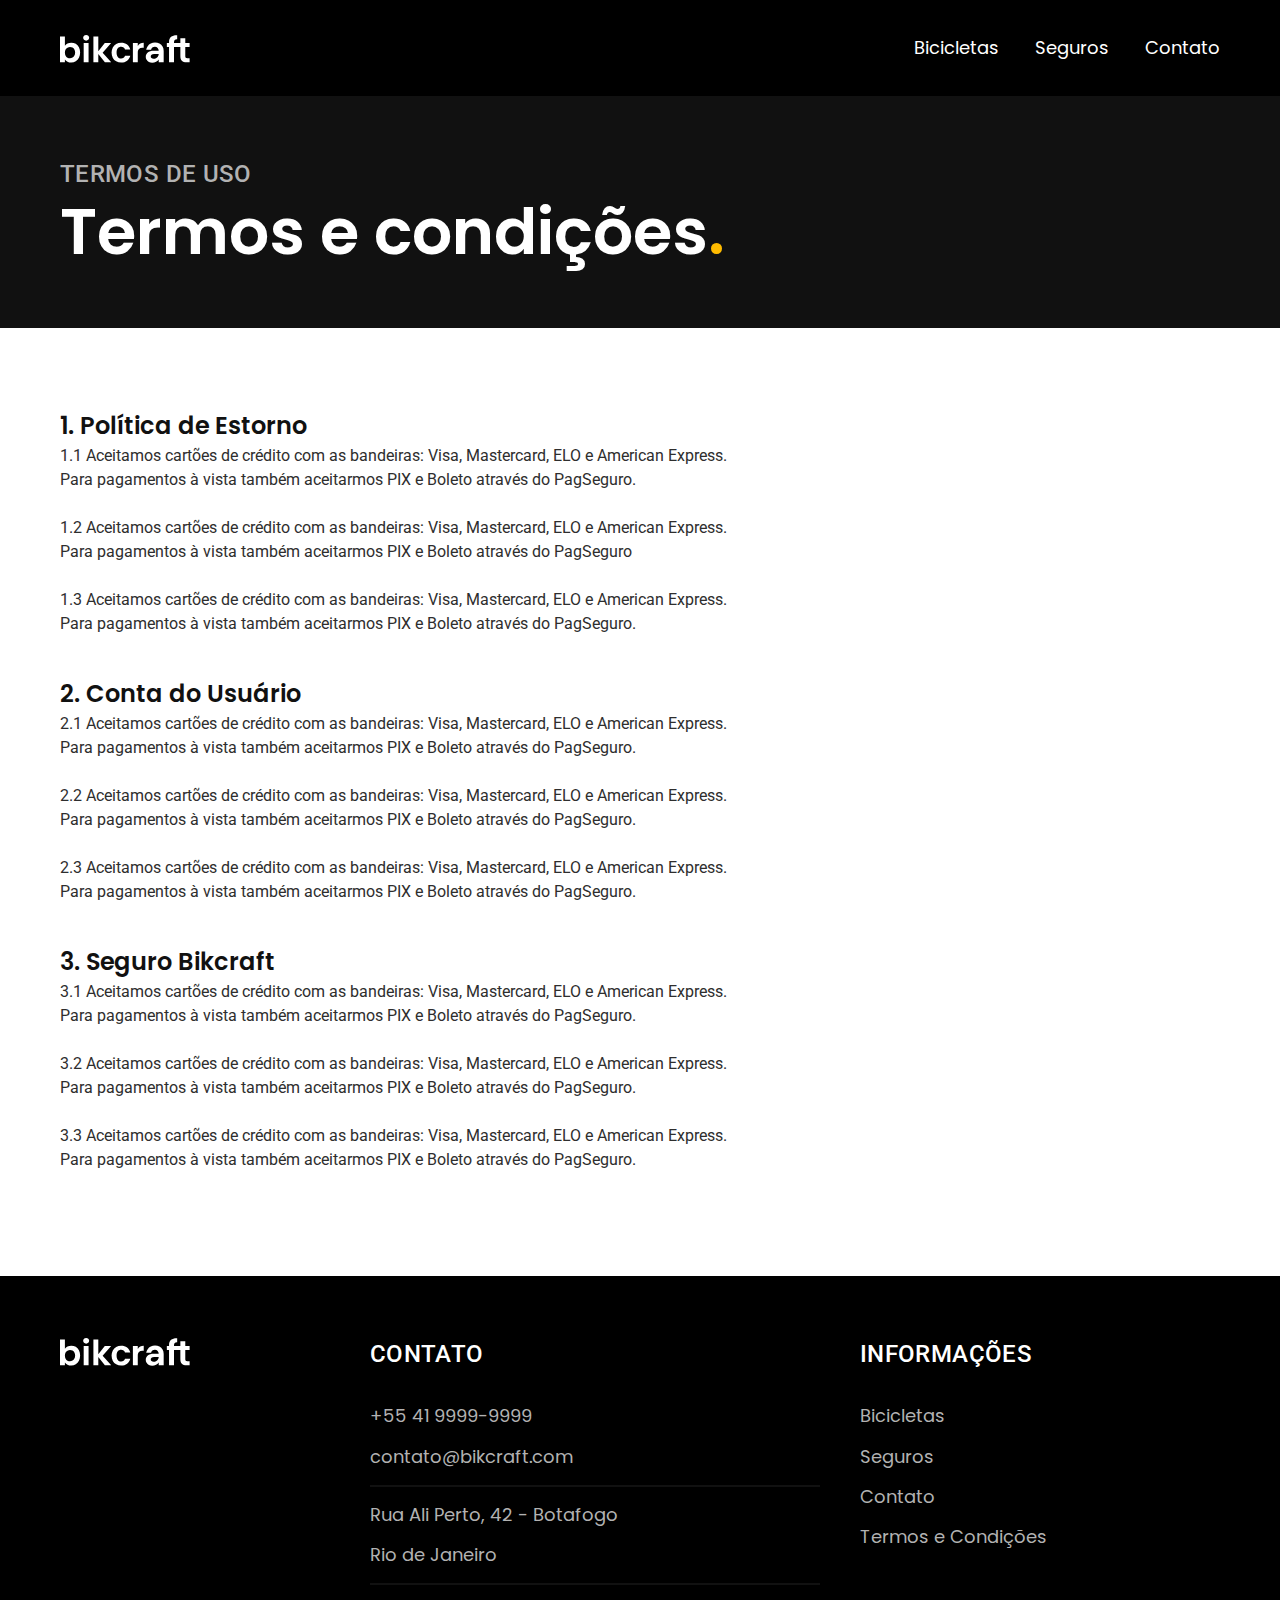
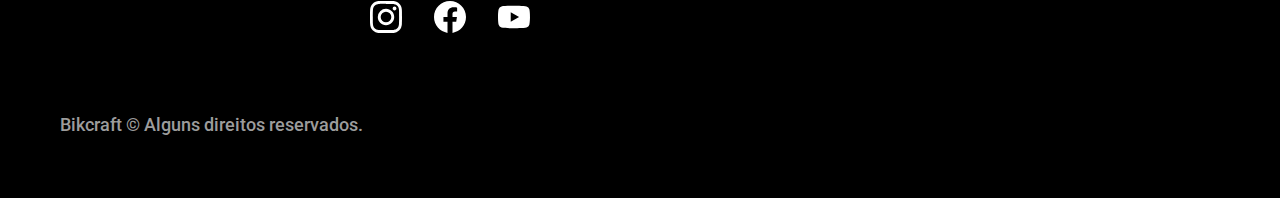
<file: termos/termos.html>
<!DOCTYPE html>
<html lang="pt-br">

<head>
    <meta charset="UTF-8">
    <meta http-equiv="X-UA-Compatible" content="IE=edge">
    <meta name="viewport" content="width=device-width, initial-scale=1.0">
    <meta name="description" content="Bicicletas elétricas de alta precisão e qualidade,  feitas sob medida para o cliente. Explore o mundo na sua velocidade com a Bikcraft.">
    <link rel=" preload" href="/css/style.min.css" as="style">
    <link rel="stylesheet" href="/css/style.min.css">

    <link rel="preconnect" href="https://fonts.googleapis.com">
    <link rel="preconnect" href="https://fonts.gstatic.com" crossorigin>
    <link href="https://fonts.googleapis.com/css2?family=Merriweather:wght@900&family=Poppins:wght@400;600&family=Roboto:wght@400;500;700&display=swap" rel="stylesheet">
    <link rel="icon" href="/resources/img/icones/favicon.svg" type="image/svg+xml">

    <title>Termos e Condições | Bikcraft</title>
</head>

<body id="termos">
    <header class="header-bg">
        <div class="container header">
            <a href="../index.html">
                <img src="../resources/img/bikcraft.svg" alt="Bikcraft" width="132" height="32">
            </a>
            <nav aria-label="Navegação">
                <ul class="header-menu font-1-m cor-0">
                    <li> <a href="../bikes/bicicletas.html">Bicicletas</a></li>
                    <li> <a href="../seguros/seguros.html">Seguros</a></li>
                    <li> <a href="../contato/contato.html">Contato</a></li>
                </ul>
            </nav>
        </div>
    </header>

    <main>
        <div class="titulo-bg">
            <div class="container titulo">
                <p class="font-2-l-b cor-5">Termos de uso</p>
                <h1 class="font-1-xxl cor-0">Termos e condições<span class="cor-p1">.</span></h1>
            </div>
        </div>

        <div class="container termos font-2-s cor-10">
            <h2 class="font-1-l cor-11">1. Política de Estorno</h2>
            <p>1.1 Aceitamos cartões de crédito com as bandeiras: Visa, Mastercard, ELO e American Express. Para pagamentos à vista também aceitarmos PIX e Boleto através do PagSeguro.</p>
            <p>1.2 Aceitamos cartões de crédito com as bandeiras: Visa, Mastercard, ELO e American Express. Para pagamentos à vista também aceitarmos PIX e Boleto através do PagSeguro</p>
            <p>1.3 Aceitamos cartões de crédito com as bandeiras: Visa, Mastercard, ELO e American Express. Para pagamentos à vista também aceitarmos PIX e Boleto através do PagSeguro.</p>

            <h2 class="font-1-l cor-11">2. Conta do Usuário</h2>
            <p>2.1 Aceitamos cartões de crédito com as bandeiras: Visa, Mastercard, ELO e American Express. Para pagamentos à vista também aceitarmos PIX e Boleto através do PagSeguro.</p>
            <p>2.2 Aceitamos cartões de crédito com as bandeiras: Visa, Mastercard, ELO e American Express. Para pagamentos à vista também aceitarmos PIX e Boleto através do PagSeguro.</p>
            <p>2.3 Aceitamos cartões de crédito com as bandeiras: Visa, Mastercard, ELO e American Express. Para pagamentos à vista também aceitarmos PIX e Boleto através do PagSeguro.</p>

            <h2 class="font-1-l cor-11">3. Seguro Bikcraft</h2>
            <p>3.1 Aceitamos cartões de crédito com as bandeiras: Visa, Mastercard, ELO e American Express. Para pagamentos à vista também aceitarmos PIX e Boleto através do PagSeguro.</p>
            <p>3.2 Aceitamos cartões de crédito com as bandeiras: Visa, Mastercard, ELO e American Express. Para pagamentos à vista também aceitarmos PIX e Boleto através do PagSeguro.</p>
            <p>3.3 Aceitamos cartões de crédito com as bandeiras: Visa, Mastercard, ELO e American Express. Para pagamentos à vista também aceitarmos PIX e Boleto através do PagSeguro.</p>
        </div>
    </main>

    <footer class="footer-bg">
        <div class="container footer">
            <img src="../resources/img/bikcraft.svg" alt="Bikcraft" width="132" height="32">
            <div class="footer-contato">
                <h3 class="font-2-l-b cor-0">Contato</h3>
                <ul class="font-1-m cor-5">
                    <li> <a href="tel:+552199999999">+55 41 9999-9999</a> </li>
                    <li> <a href="mailto:contato@bikcraft.com">contato@bikcraft.com</a> </li>
                    <li>Rua Ali Perto, 42 - Botafogo</li>
                    <li>Rio de Janeiro</li>
                </ul>

                <div class="footer-redes">
                    <a href="">
                        <img src="../resources/img/redes/instagram.svg" alt="Instagram">
                    </a>
                    <a href="">
                        <img src="../resources/img/redes/facebook.svg" alt="facebook.svg">
                    </a>
                    <a href="">
                        <img src="../resources/img/redes/youtube.svg" alt="youtube.svg">
                    </a>
                </div>
            </div>
            <div class="footer-informacoes">
                <h3 class="font-2-l-b cor-0">Informações</h3>
                <nav>
                    <ul class="font-1-m cor-5">
                        <li> <a href="../bikes/bicicletas.html">Bicicletas</a></li>
                        <li> <a href="../seguros/seguros.html">Seguros</a></li>
                        <li> <a href="../contato/contato.html">Contato</a></li>
                        <li> <a href="../termos/termos.html">Termos e Condições</a></li>
                    </ul>
                </nav>
            </div>
            <p class="footer-copy font-2-m cor-6">Bikcraft © Alguns direitos reservados.</p>
        </div>
    </footer>
    <script src="/js/script.js"></script>
</body>

</html>
</file>
<file: css/style.css>
@import url(../css/global/global.css);
@import url(/css/global/header.css);
@import url(/css/home/introducao.css);
@import url(/css/utilities/components.css);
@import url(/css/utilities/typography.css);
@import url(/css/utilities/colors.css);
@import url(/css/bikes/bikes-list.css);
@import url(/css/home/tecnologia.css);
@import url(/css/home/parceiros.css);
@import url(/css/home/depoimento.css);
@import url(/css/seguros/seguros.css);
@import url(/css/global/footer.css);

@import url(/css/termos/termos.css);
@import url(/css/bikes/bikes.css);
@import url(/css/seguros/vantagens.css);
@import url(/css/seguros/perguntas.css);
@import url(/css/bike/bike.css);
@import url(/css/bike/seguro.css);
@import url(/css/contato/contato.css);
@import url(/css/contato/lojas.css);
@import url(/css/utilities/formulario.css);
@import url(/css/orcamento/orcamento.css);

@import url(/css/utilities/animacao.css);
</file>
<file: css/style.min.css>
body{margin:0}ul{padding:0;list-style:none}a{text-decoration:none;color:inherit}blockquote,dd,h1,h2,h3,h4,p,ul{margin:0}img{display:block;max-width:100%;height:auto}img[src$=".jpg"]{border-radius:4px}.container{box-sizing:border-box;max-width:1200px;padding:0 20px;margin:0 auto}.container-vazado{box-sizing:border-box;max-width:1400px;padding:0 20px;margin:0 auto}.titulo-bg{background:var(--cor-11);padding-top:60px;padding-bottom:60px}.titulo p{margin-bottom:4px}.col-2{grid-template-columns:span 2}@media (max-width:800px){.titulo-bg{padding-top:40px;padding-bottom:40px}.titulo p{font-size:1rem;font-weight:400}}.header-bg{background:var(--cor-12)}.header{display:flex;flex-wrap:wrap;gap:20px;justify-content:space-between;align-items:center;padding:20px}.header-menu{display:flex;flex-wrap:wrap;gap:36px}.header-menu a{display:inline-block;position:relative;padding:16px 0}.header-menu a:after{content:"";display:block;height:2px;width:0;background:var(--cor-0);margin-top:4px;transition:.2s;position:absolute}.header-menu a.ativo::after,.header-menu a:hover::after{width:100%}@media (max-width:800px){.header-menu{gap:20px}.header-menu a{background:var(--cor-11);padding:12px 16px;border-radius:4px}.header-menu a:hover{background:var(--cor-10)}.header-menu a:after{display:none}.header-menu a.ativo::after,.header-menu a:hover::after{display:none}}@media (max-width:600px){.header-menu{gap:12px}.header-menu a{font-size:.875rem;padding:8px 12px}.header-menu a.ativo::after,.header-menu a:hover::after{display:none}}@media (max-width:500px){.header{flex-direction:column}}.introducao-bg{background:var(--cor-12);box-shadow:inset 0 -120px #fff}.introducao{display:grid;grid-template-columns:1fr 1fr;gap:0 40px}.introducao-conteudo{align-self:end;padding-bottom:210px}.introducao-conteudo h1{margin-bottom:32px}.introducao-conteudo p{margin-bottom:20px;max-width:38ch}.introducao img{object-fit:cover;width:100%;height:100%}@media (max-width:800px){.introducao-bg{background:var(--cor-11);padding:40px}.introducao{grid-template-columns:1fr;gap:32px}.introducao-conteudo{padding-bottom:0}.introducao-conteudo h1{margin-bottom:16px}.introducao img{height:300px;width:100%}}.button-padrao{display:inline-block;padding:16px 32px;background:linear-gradient(#ffbf00,#f2a50c);border-radius:4px;color:#320;font:600 1.125rem/1.35 Poppins,sans-serif;text-transform:uppercase;box-shadow:0 1px 2px rgba(0,0,0,.1);border:none;width:max-content;cursor:pointer}.button-padrao:hover{background:linear-gradient(#ffb60d,#e59317)}.button-sec{display:inline-block;padding:16px 32px;background:var(--cor-10);border-radius:4px;color:#fff;font:600 1.125rem/1.35 Poppins,sans-serif;text-transform:uppercase;box-shadow:0 1px 2px #000}.button-sec:hover{background:var(--cor-9)}.button-terc{display:inline-block;color:var(--cor-p1);font:500 1.5rem/1.5 Poppins,sans-serif;text-transform:uppercase}.button-terc::after{content:"";display:block;width:100%;height:4px;background-color:currentColor}.button-terc:hover{color:var(--cor-0)}.seta{display:flex;align-items:center}.seta::after{content:"";display:inline-block;width:18px;height:10px;margin-left:12px;background:url(/resources/img/icones/seta.svg);transition:.2s}.seta:hover::after{transform:translateX(4px)}@media (max-width:600px){.button-padrao{padding:12px 16px;font-size:1rem}}.font-1-xs{font:400 0.75rem/1.35 Poppins,sans-serif}.font-2-xs{font:400 0.875rem/1.43 Roboto,sans-serif}.font-1-s{font:400 1rem/1.5 Poppins,sans-serif}.font-2-s{font:400 1rem/1.5 Roboto,sans-serif}.font-1-m,.font-1-m-b{font:400 1.125rem/1.35 Poppins,sans-serif}.font-1-m-b{font-weight:600}.font-2-m{font:500 1.125rem/1.35 Roboto,sans-serif}.font-1-l{font:400 1.5rem/1.5 Poppins,sans-serif}.font-2-l,.font-2-l-b{font:400 1.5rem/1.5 Roboto,sans-serif}.font-2-l-b{font-weight:500;letter-spacing:.015em;text-transform:uppercase}.font-1-xl{font:600 2rem/1.25 Poppins,sans-serif}.font-2-xl{font:500 2rem/1.25 Roboto,sans-serif}.font-1-xxl{font:600 4rem/1.125 Poppins,sans-serif}@media (max-width:1200px){.font-1-xxl{font-size:3rem}.font-2-l,.font-2-l-b{font-size:1.125rem}}@media (max-width:800px){.font-1-xxl{font-size:2rem}.font-1-xl,.font-2-xl{font-size:1.5rem}}:root{--cor-0:#fff;--cor-1:#f7f7f7;--cor-2:#ededed;--cor-3:#dedede;--cor-4:#ccc;--cor-5:#b2b2b2;--cor-6:#9c9c9c;--cor-7:#717171;--cor-8:#595959;--cor-9:#404040;--cor-10:#2e2e2e;--cor-11:#111;--cor-12:#000;--cor-p1:#ffbb00;--cor-p2:#e4a30b;--cor-p3:#a66f00;--cor-p4:#664400;--cor-p5:#332200}.cor-0{color:var(--cor-0)}.cor-1{color:var(--cor-1)}.cor-2{color:var(--cor-2)}.cor-3{color:var(--cor-3)}.cor-4{color:var(--cor-4)}.cor-5{color:var(--cor-5)}.cor-6{color:var(--cor-6)}.cor-7{color:var(--cor-7)}.cor-8{color:var(--cor-8)}.cor-9{color:var(--cor-9)}.cor-10{color:var(--cor-10)}.cor-11{color:var(--cor-11)}.cor-12{color:var(--cor-12)}.cor-p1{color:var(--cor-p1)}.cor-p2{color:var(--cor-12)}.cor-p3{color:var(--cor-p3)}.cor-p4{color:var(--cor-p4)}.cor-p5{color:var(--cor-p5)}.bike-list{padding-top:80px;padding-bottom:120px}.bike-list h2{margin-bottom:40px}.bike-list ul{display:flex;gap:40px;overflow-x:auto}.bike-list li{min-width:280px;margin-bottom:20px}.bike-list a{display:block}.bike-list img{margin-bottom:16px}.bike-list h3{display:flex;align-items:center;margin-bottom:8px}.bike-list h3::before{content:"";display:inline-block;height:8px;width:12px;background-color:var(--cor-p1);margin-right:8px}.bike-list a:hover h3::before{width:24px;transition:all .3s}.bike-list li span{padding-left:20px}@media (max-width:800px){.bike-list{padding-bottom:60px}}.tecnologia-bg{background:var(--cor-11);box-shadow:inset 0 80px var(--cor-0),inset 0 -80px var(--cor-0)}.tecnologia{display:grid;grid-template-columns:1fr 1fr;gap:40px}.tecnologia-imagem img{height:100%;width:100%;object-fit:cover;object-position:left}.tecnologia-conteudo{padding-top:160px;padding-bottom:160px}.tecnologia-conteudo>span{display:block;margin-bottom:20px}.tecnologia-conteudo h2{margin-bottom:32px}.tecnologia-conteudo>p{margin-bottom:20px}.tecnologia a{margin-bottom:80px}.tecnologia-vantagens{display:flex;gap:40px}.tecnologia-vantagens h3{margin-bottom:8px;width:max-content}.tecnologia-vantagens img{width:24px;margin-bottom:8px}@media (max-width:800px){.tecnologia-bg{box-shadow:initial}.tecnologia{grid-template-columns:1fr}.tecnologia-conteudo{padding-top:60px;padding-bottom:60px}.tecnologia-imagem{display:none}.tecnologia a{margin-bottom:60px}}@media (max-width:800px){.tecnologia-vantagens{flex-direction:column}}.parceiros{padding-top:60px;padding-bottom:120px}.parceiros h2{margin-bottom:60px}.parceiros ul{display:grid;grid-template-columns:repeat(4,1fr)}.parceiros li{display:flex;padding:32px;border-left:2px solid var(--cor-2)}.parceiros li:first-child,.parceiros li:nth-child(5){border-left:none}.parceiros li:nth-child(n+5){border-top:2px solid var(--cor-2)}.parceiros img{margin:auto}@media (max-width:800px){.parceiros{padding-bottom:60px}.parceiros li{padding:20px}.parceiros h2{margin-bottom:20px}.parceiros ul{grid-template-columns:1fr 1fr}.parceiros li{display:flex;padding:32px;border-left:2px solid var(--cor-2)}.parceiros li:nth-child(odd){border-left:none}.parceiros li:nth-child(n+3){border-top:2px solid var(--cor-2)}}.depoimento{display:grid;grid-template-columns:1fr 1fr;background:var(--cor-p1);overflow:hidden}.depoimento img{width:100%;height:100%;object-fit:cover;border-radius:0}.depoimento-conteudo{padding:40px 40px 80px 80px;align-self:end}.depoimento-conteudo p{font-family:Merriweather,serif;font-style:italic;font-weight:900;margin-bottom:32px;max-width:32ch;position:relative}.depoimento-conteudo p::before{content:"“";font-size:5rem;color:var(--cor-p2);position:absolute;left:-70px;top:-20px}.depoimento-conteudo p::after{content:"”";font-size:5rem;color:var(--cor-p2);position:absolute}@media (min-width:1200px){.depoimento img{max-height:520px}}@media (max-width:800px){.depoimento{grid-template-columns:1fr;text-align:center}.depoimento-conteudo{padding:40px 20px;justify-self:center}.depoimento img{max-height:200px}}@media (max-width:600px){.depoimento-conteudo p{font-size:.875rem;font-weight:900;margin-bottom:32px;max-width:32ch;position:relative}.depoimento-conteudo p::before{content:"“";font-size:2.5rem;color:var(--cor-p2);position:absolute;left:-30px;top:-20px}.depoimento-conteudo p::after{content:"”";font-size:2.5rem;color:var(--cor-p2);position:absolute}}.seguros-bg{background:var(--cor-11)}.seguros{padding-top:60px;padding-bottom:60px;display:grid;grid-template-columns:1fr 1fr;gap:40px;align-items:center}#seguros .seguros{padding-top:0}.seguros h2{grid-column:1/-1}.seguros-item{background:var(--cor-12);padding:32px 32px 32px 60px;border-radius:4px;display:grid;grid-template-columns:1fr auto}.seguros-item h3{margin-bottom:40px}.seguros-item span{grid-column:2;display:block;text-align:right}.seguros-item ul{grid-column:1/-1;margin-bottom:32px}.seguros-item li{display:flex;align-items:center;position:relative}.seguros-item li+li{margin-top:20px}.seguros-item li::before{content:"";display:inline-block;width:13px;height:9px;background-image:url(/resources/img/icones/lista.svg);position:absolute;left:-21px}.seguros-item a{grid-column:1/-1;max-width:fit-content}@media (max-width:800px){.seguros{grid-template-columns:1fr}}.footer-bg{background:var(--cor-12)}.footer{display:grid;grid-template-columns:3fr 5fr 4fr;gap:40px;padding-top:60px;padding-bottom:60px}.footer h3{margin-bottom:32px}.footer-contato ul{margin-bottom:16px}.footer-contato li:nth-child(even)::after{content:"";display:block;max-height:360px;height:2px;background:var(--cor-11);margin-top:16px}.footer li{margin-bottom:16px}.footer-redes{display:flex;gap:32px}.footer a:hover{color:var(--cor-0)}.footer-copy{grid-column:1/-1;margin-top:40px}@media (max-width:800px){.footer>img{display:none}.footer{grid-template-columns:1fr 1fr}}@media (max-width:600px){.footer{grid-template-columns:1fr;gap:60px}.footer-copy{margin-top:0}}.termos{padding-top:80px;padding-bottom:80px}.termos h2{font-weight:600}.termos p+h2{margin-top:40px}.termos p{max-width:77ch;margin-bottom:24px}.bicicletas-bg{background:linear-gradient(to right,#fff 30%,#111 30%)}.bicicletas{display:grid;grid-template-columns:1fr 1fr;gap:40px;padding-top:60px;padding-bottom:60px}.bicicletas-imagem{position:relative}.bicicletas-imagem span{display:inline-block;background-color:var(--cor-12);padding:8px 16px 8px 8px;border-radius:4px 0 0 4px;position:absolute;top:20px;right:0}.bicicletas-conteudo{display:grid;grid-template-columns:1fr auto;align-content:start}.bicicletas-conteudo h2,.bicicletas-conteudo p{grid-column:1/-1}.bicicletas-conteudo h2{margin-bottom:20px}.bicicletas-conteudo h2::before{content:"";display:block;width:12px;height:8px;background:var(--cor-p1);margin-bottom:8px}.bicicletas-conteudo p{margin-bottom:32px}.bicicletas-conteudo a{place-self:end}.bicicletas li{display:flex;align-items:center;gap:8px}.bicicletas li+li{margin-top:16px}.bicicletas-conteudo img{width:24px}@media (max-width:800px){.bicicletas-bg{background:var(--cor-11)}.bicicletas{grid-template-columns:1fr;gap:20px;padding-top:40px;padding-bottom:40px}}@media (max-width:600px){.bicicletas-conteudo{grid-template-columns:1fr}.bicicletas ul{margin-bottom:32px}.bicicletas a{place-self:start}}.vantagens-bg{background:var(--cor-12)}.vantagens{padding-top:120px;padding-bottom:120px}.vantagens h2{margin-bottom:60px}.vantagens ul{display:grid;grid-template-columns:repeat(auto-fit,minmax(280px,max-content));gap:40px 80px}.vantagens h3,.vantagens img{margin-bottom:8px}@media (max-width:800px){.vantagens{padding-top:60px;padding-bottom:60px}.vantagens h2{margin-bottom:40px}.vantagens ul{gap:20px}}.perguntas{padding-bottom:120px;padding-top:120px}.perguntas h2{margin-bottom:60px}.perguntas button{display:grid;grid-template-columns:auto 1fr auto;align-items:center;gap:8px;cursor:pointer;border:none;background:0 0;width:100%;text-align:left}.perguntas dl>div{padding:20px;border-radius:4px}.perguntas dl>div:nth-child(odd){background:var(--cor-1)}.perguntas button::before{content:"";display:inline-block;width:12px;height:8px;background:var(--cor-p1)}.perguntas button::after{content:"";display:inline-block;width:14px;height:6px;background:url(/resources/img/icones/seta-abrir.svg);transition:all .3s}.perguntas button:hover:after,.perguntas button[aria-expanded=true]::after{transform:rotate(180deg)}.js .perguntas dd{display:none;padding-left:20px;padding-top:16px;max-width:80ch}.js .perguntas dd.ativa{display:block}@media (max-width:800px){.perguntas{padding-top:60px;padding-bottom:60px}.perguntas h2{margin-bottom:40px}}.bicicleta{display:grid;grid-template-columns:1fr 1fr;align-items:start;gap:40px;padding-top:60px;padding-bottom:60px}.bicicleta-imagens{display:flex;flex-wrap:wrap;gap:20px}.bicicleta-imagens img{flex:1;min-width:200px;cursor:pointer}.bicicleta-imagens img:nth-child(1){min-width:100%}.bicicleta-conteudo>p{margin-bottom:32px}.bicicleta-comprar{display:grid;grid-template-columns:max-content auto;align-items:center;justify-items:start;gap:8px 12px}.bicicleta-comprar a{grid-row:span 2}.bicicleta-comprar span{display:flex;align-items:center;background:var(--cor-12);padding:4px 8px;border-radius:4px;gap:8px}.bicicleta-conteudo h2{text-transform:uppercase;letter-spacing:.015em;margin-bottom:12px;margin-top:40px}.bicicleta-ficha,.bicicleta-informacoes{padding:32px;background:var(--cor-12);border-radius:4px}.bicicleta-informacoes{margin-bottom:40px;display:grid;grid-template-columns:1fr 1fr;gap:32px}.bicicleta-informacoes img{max-width:24px;margin-bottom:8px}.bicicleta-informacoes h3{margin-bottom:8px}.bicicleta-ficha li{padding:4px 0;display:flex;justify-content:space-between;border-bottom:1px solid var(--cor-11)}.bicicleta-ficha li:last-child{border-bottom:none}.bicicleta-ficha span{color:var(--cor-6)}@media (max-width:800px){.bicicleta{grid-template-columns:1fr;padding-top:40px;padding-bottom:40px}.bicicleta-imagens{grid-row:2}}@media (max-width:500px){.bicicleta-informacoes{grid-template-columns:1fr}.bicicleta-comprar{grid-template-columns:1fr}}.seguro-bg{background:var(--cor-11);box-shadow:inset 0 120px var(--cor-0),inset 0 -120px var(--cor-12)}.seguro{display:grid;grid-template-columns:1fr 1fr;gap:40px}.seguro-imagem img{border-radius:0;object-fit:cover;height:100%;width:100%}.seguro-conteudo{padding-top:180px;padding-bottom:180px}.seguro h2{margin-bottom:32px}.seguro p{margin-bottom:20px}@media (max-width:800px){.seguro-bg{background:var(--cor-11);box-shadow:inset 0 -60px var(--cor-12)}.seguro{grid-template-columns:1fr}.seguro-conteudo{grid-row:1;padding-top:40px;padding-bottom:0}}#contato{background:linear-gradient(var(--cor-11) 600px,var(--cor-1) 0)}.contato{display:grid;grid-template-columns:5fr 7fr}.contato-dados,.contato-formulario{padding:60px;box-shadow:0 1px 2px rgba(0,0,0,.2)}.contato-dados{background:var(--cor-12);border-radius:5px 0 0 5px}.contato-formulario{background:var(--cor-0);border-radius:0 5px 5px 0}.contato-dados h2{margin-bottom:60px}.contato-endereco{margin-bottom:32px;padding-left:28px;background:url(/resources/img/icones/local.svg) no-repeat 0 2px}.contato-endereco p{margin-bottom:8px}.contato-meios a{display:block;max-width:max-content;margin-bottom:8px;padding-left:28px}.contato-meios a:hover{color:var(--cor-0)}.contato-meios a:first-child{background:url(/resources/img/icones/email.svg) no-repeat 0 2px}.contato-meios a:nth-child(2){margin-bottom:32px}.contato-meios a:nth-child(3){background:url(/resources/img/icones/telefone.svg) no-repeat 0 2px;margin-bottom:60px}.contato-redes{display:flex;gap:32px;padding-left:28px}@media (max-width:800px){.contato{grid-template-columns:1fr}.contato-dados,.contato-formulario{padding:20px}.contato-dados{border-radius:5px 5px 0 0}.contato-formulario{border-radius:0 0 5px 5px}.contato-dados h2{margin-bottom:32px}.contato-meios a:nth-child(3){background:url(/resources/img/icones/telefone.svg) no-repeat 0 2px;margin-bottom:32px}.contato-redes{margin-bottom:12px}}@media (max-width:600px){#contato{background:linear-gradient(var(--cor-11) 400px,var(--cor-1) 0)}}.lojas{display:grid;grid-template-columns:1fr 1fr;gap:0 40px;padding-top:120px;padding-bottom:120px}.lojas h2{grid-column:1/-1;padding-bottom:32px}.lojas img{border-radius:4px 4px 0 0}.lojas-item{border-radius:4px;background:var(--cor-0);box-shadow:0 1px 2px rgba(0,0,0,.1)}.lojas-conteudo{display:grid;grid-template-columns:1fr 1fr;gap:32px 32px;padding:32px}.lojas-conteudo h3,.lojas-tempo{grid-column:1/-1}.lojas-dados{display:grid;gap:8px;border-left:2px solid var(--cor-2);padding-left:12px}.lojas-tempo{display:flex;align-items:center;gap:8px}@media (max-width:800px){.lojas{gap:20px;padding-top:60px;padding-bottom:60px}.lojas h2{margin-bottom:32px}.lojas-conteudo{grid-template-columns:1fr}}@media (max-width:800px){.lojas{grid-template-columns:1fr}}.form{display:grid;grid-template-columns:1fr 1fr;gap:20px}.form .col-2{grid-column:span 2}.form label{display:block;font:600 1rem/1.5 Poppins,sans-serif;margin-bottom:4px}.form input[type=email],.form input[type=text],.form textarea{font:400 1rem/1.5 Roboto,sans-serif;background:var(--cor-1);border:1px solid var(--cor-2);padding:12px;border-radius:4px;width:100%;box-sizing:border-box}.form input[type=email]:focus,.form input[type=text]:focus,.form textarea:focus{outline:0;border-color:var(--cor-p1);background:var(--cor-0);box-shadow:0 0 0 2px #fea}.form button,.form div:nth-child(3),.form div:nth-child(4){grid-column:span 2}@media (max-width:800px){.form{grid-template-columns:1fr}.form button,.form div:nth-child(3),.form div:nth-child(4){grid-column:1}.form .col-2{grid-column:1}}#orcamento{background:linear-gradient(var(--cor-11) 600px,var(--cor-1) 0)}.orcamento{display:grid;grid-template-columns:5fr 7fr;padding-bottom:120px}.orcamento h2{text-transform:uppercase;position:relative;display:flex;align-items:center}.orcamento h2::before{content:"";display:inline-block;width:4px;height:8px;background:var(--cor-p1);position:absolute;left:-12px}.orcamento-dados,.orcamento-produto{padding:60px;box-shadow:0 1px 2px rgba(0,0,0,.1)}.orcamento-produto{border-radius:5px 0 0 5px;background:var(--cor-12);display:grid;grid-template-columns:1fr 1fr;gap:20px;align-content:start}.orcamento-produto label{font:400 1rem/1.5 Poppins,sans-serif;color:var(--cor-4);background:var(--cor-10);padding:12px 16px;border-radius:4px;cursor:pointer;display:grid;grid-template-columns:auto 1fr auto;align-items:center}.orcamento-produto input[type=radio]{opacity:0;position:absolute;pointer-events:none}.orcamento-produto label:hover{background:var(--cor-9)}.orcamento-produto input:checked+label{background:var(--cor-0);color:var(--cor-11);transition:all .3s}.orcamento-produto label::before{content:"";display:inline-block;width:12px;height:12px;border:1px solid var(--cor-6);border-radius:50%;margin-right:8px}.orcamento-produto label span{display:none}.orcamento-produto input:checked+label span{display:inline-block}.orcamento-produto input:checked+label::before{background:var(--cor-7);box-shadow:inset 0 0 0 3px var(--cor-0),inset 0 0 0 5px var(--cor-7)}.orcamento-produto>*{grid-column:1/-1}.orcamento-produto>label{grid-column:initial}.orcamento-dados{border-radius:0 5px 5px 0;background:var(--cor-0)}.orcamento-conteudo{display:none}.orcamento-conteudo h2{margin-top:20px}.margin{margin-top:20px}#bikcraft:checked~#orcamento-bikcraft,#seguro:checked~#orcamento-seguro{display:grid;gap:20px}.orcamento-detalhes{background:var(--cor-0);padding:20px;display:none;grid-template-columns:1fr 1fr;border-radius:4px;align-items:center}.orcamento-detalhes li{display:flex;align-items:center;margin-bottom:8px}.orcamento-detalhes li img{width:16px;margin-right:8px}.orcamento-produto input:checked+label+.orcamento-detalhes{display:grid;margin-bottom:20px}.checkbox{margin-top:30px;margin-bottom:10px;display:grid;grid-template-columns:auto 1fr;gap:10px;align-items:center}.checkbox label{margin:0}.checkbox input{margin:0;width:16px;height:16px}.checkbox a{color:#6495ed}@media (max-width:1200px){.orcamento-dados,.orcamento-produto{padding:32px}}@media (max-width:800px){.orcamento{grid-template-columns:1fr}.orcamento-dados{border-radius:5px 5px 0 0}.orcamento-dados{border-radius:0 0 5px 5px}}@media (max-width:400px){.orcamento-produto{grid-template-columns:1fr}.checkbox input{margin:0;width:20px;height:20px}.checkbox label{font-size:.81rem}}.js .fadeInDown{transform:translate3d(0,-20px,0)}.js .fadeInUp{transform:translate3d(0,20px,0)}.js .fadeInRight{transform:translate3d(20px,0,0)}.js .fadeInLeft{transform:translate3d(-20px,0,0)}.js [data-anime]{opacity:0}.js .anime{opacity:1;transform:none;transition:transform .8s,opacity .8s}
</file>
